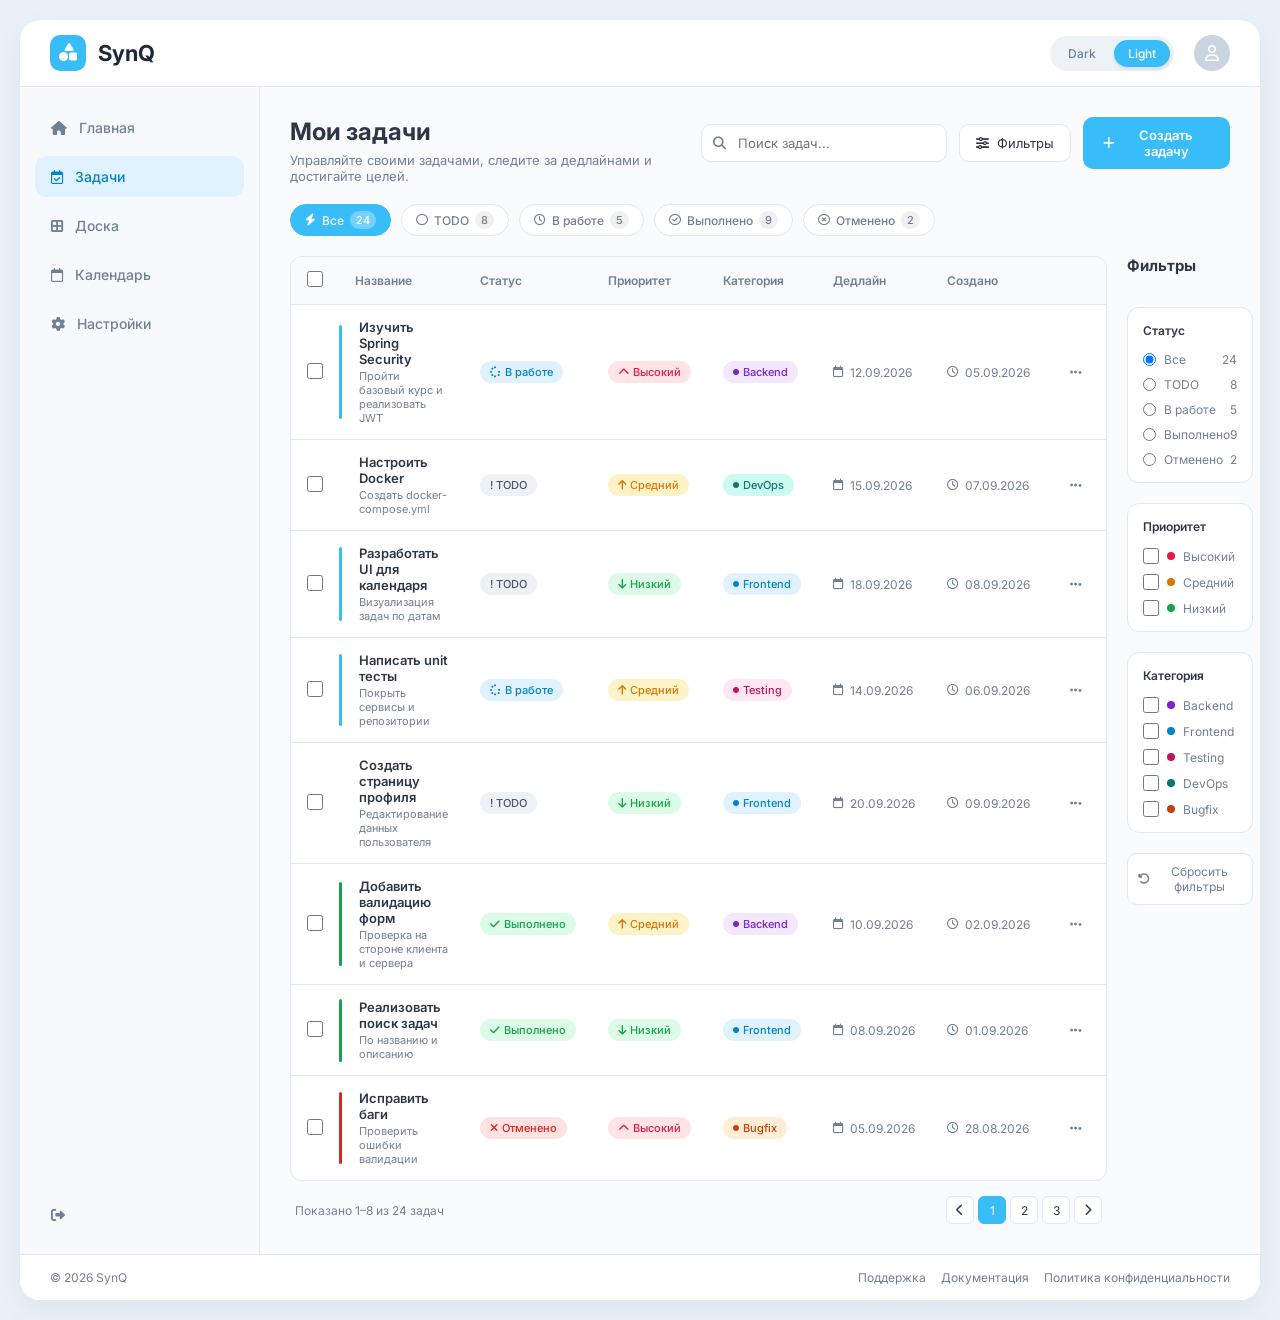
<file: src/main/resources/static/list_final/index.html>
<!DOCTYPE html>
<html lang="ru">
<head>
    <meta charset="UTF-8">
    <meta name="viewport" content="width=device-width, initial-scale=1.0">
    <title>SynQ - Мои задачи</title>
    <!-- Подключаем шрифт Inter и иконки Font Awesome -->
    <link href="https://fonts.googleapis.com/css2?family=Inter:wght@400;500;600;700&display=swap" rel="stylesheet">
    <link rel="stylesheet" href="https://cdnjs.cloudflare.com/ajax/libs/font-awesome/6.4.0/css/all.min.css">
    
    <style>
        :root {
            --bg-page: #e8f1f8;
            --bg-card: #ffffff;
            --bg-sidebar: #f7fafc;
            --text-main: #2d3748;
            --text-muted: #718096;
            --border-color: #e2e8f0;
            --primary-blue: #38bdf8;
            --primary-blue-hover: #0284c7;
            
            /* Цвета статусов */
            --status-todo-bg: #edf2f7;
            --status-todo-text: #4a5568;
            --status-inprog-bg: #e0f2fe;
            --status-inprog-text: #0284c7;
            --status-done-bg: #dcfce7;
            --status-done-text: #16a34a;
            --status-canceled-bg: #fee2e2;
            --status-canceled-text: #dc2626;

            /* Цвета приоритетов */
            --prio-high-bg: #ffe4e6;
            --prio-high-text: #e11d48;
            --prio-med-bg: #fef3c7;
            --prio-med-text: #d97706;
            --prio-low-bg: #dcfce7;
            --prio-low-text: #16a34a;

            /* Цвета категорий */
            --cat-backend-bg: #f3e8ff;
            --cat-backend-text: #7e22ce;
            --cat-frontend-bg: #e0f2fe;
            --cat-frontend-text: #0284c7;
            --cat-devops-bg: #ccfbf1;
            --cat-devops-text: #0f766e;
            --cat-testing-bg: #fce7f3;
            --cat-testing-text: #be185d;
            --cat-bugfix-bg: #ffedd5;
            --cat-bugfix-text: #c2410c;
        }

        * {
            box-sizing: border-box;
            margin: 0;
            padding: 0;
            font-family: 'Inter', sans-serif;
        }

        body {
            background-color: var(--bg-page);
            color: var(--text-main);
            display: flex;
            justify-content: center;
            align-items: center;
            min-height: 100vh;
            padding: 20px;
        }

        /* Главный контейнер приложения */
        .app-container {
            width: 100%;
            max-width: 1440px;
            background: #ffffff;
            border-radius: 20px;
            box-shadow: 0 10px 30px rgba(0,0,0,0.05);
            display: flex;
            flex-direction: column;
            overflow: hidden;
            min-height: 900px;
        }

        /* Верхняя панель (Header) */
        header {
            display: flex;
            justify-content: space-between;
            align-items: center;
            padding: 15px 30px;
            border-bottom: 1px solid var(--border-color);
        }

        .logo {
            display: flex;
            align-items: center;
            gap: 12px;
            font-weight: 700;
            font-size: 22px;
            color: #1e293b;
        }

        .logo-icon {
            width: 36px;
            height: 36px;
            background: var(--primary-blue);
            color: white;
            border-radius: 10px;
            display: flex;
            align-items: center;
            justify-content: center;
            font-size: 18px;
        }

        .header-controls {
            display: flex;
            align-items: center;
            gap: 20px;
        }

        .theme-toggle {
            background: #edf2f7;
            padding: 4px;
            border-radius: 20px;
            display: flex;
            gap: 4px;
        }

        .theme-btn {
            border: none;
            background: transparent;
            padding: 6px 14px;
            border-radius: 16px;
            font-size: 12px;
            font-weight: 500;
            color: var(--text-muted);
            cursor: pointer;
        }
 .theme-btn.active {
            background: var(--primary-blue);
            color: white;
            box-shadow: 0 2px 4px rgba(0,0,0,0.1);
        }

        .user-avatar {
            width: 36px;
            height: 36px;
            background: #cbd5e1;
            border-radius: 50%;
            display: flex;
            align-items: center;
            justify-content: center;
            color: white;
            cursor: pointer;
        }

        /* Макет с сайдбаром и контентом */
        .main-layout {
            display: flex;
            flex: 1;
        }

        /* Левое меню */
        aside {
            width: 240px;
            background: var(--bg-sidebar);
            border-right: 1px solid var(--border-color);
            padding: 20px 15px;
            display: flex;
            flex-direction: column;
            justify-content: space-between;
        }

        .nav-list {
            list-style: none;
            display: flex;
            flex-direction: column;
            gap: 8px;
        }

        .nav-item a {
            display: flex;
            align-items: center;
            gap: 12px;
            padding: 12px 16px;
            color: var(--text-muted);
            text-decoration: none;
            font-size: 14px;
            font-weight: 500;
            border-radius: 12px;
            transition: all 0.2s;
        }

        .nav-item.active a, .nav-item a:hover {
            background: #e0f2fe;
            color: #0284c7;
        }

        .logout-btn {
            background: transparent;
            border: none;
            color: var(--text-muted);
            display: flex;
            align-items: center;
            gap: 10px;
            padding: 12px 16px;
            cursor: pointer;
            font-size: 14px;
            margin-top: auto;
        }

        /* Область основного контента */
        .content-area {
            flex: 1;
            padding: 30px;
            background: #fafbfc;
            display: flex;
            flex-direction: column;
            gap: 20px;
            overflow-x: auto;
        }

        /* Заголовок страницы и действия */
        .page-header {
            display: flex;
            justify-content: space-between;
            align-items: flex-start;
        }

        .page-title h1 {
            font-size: 24px;
            font-weight: 700;
            margin-bottom: 6px;
        }

        .page-title p {
            color: var(--text-muted);
            font-size: 13px;
        }

        .header-actions {
            display: flex;
            gap: 12px;
            align-items: center;
        }

        .search-box {
            position: relative;
            width: 280px;
        }

        .search-box input {
            width: 100%;
            padding: 10px 16px 10px 36px;
            border: 1px solid var(--border-color);
            border-radius: 10px;
            font-size: 13px;
            outline: none;
            background: #fff;
        }

        .search-box i {
            position: absolute;
            left: 12px;
            top: 50%;
            transform: translateY(-50%);
            color: var(--text-muted);
            font-size: 13px;
        }

        .btn-filter {
            background: #fff;
            border: 1px solid var(--border-color);
            padding: 10px 16px;
            border-radius: 10px;
            font-size: 13px;
            cursor: pointer;
            display: flex;
            align-items: center;
            gap: 8px;
            color: var(--text-main);
        }

        .btn-primary {
            background: var(--primary-blue);
            color: white;
            border: none;
            padding: 10px 20px;
            border-radius: 10px;
            font-size: 13px;
            font-weight: 600;
            cursor: pointer;
            display: flex;
            align-items: center;
            gap: 8px;
            transition: background 0.2s;
        }
.btn-primary:hover {
            background: var(--primary-blue-hover);
        }

        /* Фильтры в виде чипсов над таблицей */
        .status-chips {
            display: flex;
            gap: 10px;
            flex-wrap: wrap;
        }

        .chip {
            padding: 6px 14px;
            border-radius: 20px;
            font-size: 12px;
            font-weight: 500;
            border: 1px solid transparent;
            cursor: pointer;
            display: flex;
            align-items: center;
            gap: 6px;
            background: #fff;
            color: var(--text-muted);
            border: 1px solid var(--border-color);
        }

        .chip.active {
            background: var(--primary-blue);
            color: white;
            border-color: var(--primary-blue);
        }

        .chip-badge {
            background: rgba(0,0,0,0.06);
            padding: 2px 6px;
            border-radius: 10px;
            font-size: 11px;
        }

        .chip.active .chip-badge {
            background: rgba(255,255,255,0.3);
        }

        /* Таблица задач */
        .table-container {
            background: #fff;
            border-radius: 12px;
            border: 1px solid var(--border-color);
            overflow: hidden;
        }

        table {
            width: 100%;
            border-collapse: collapse;
            text-align: left;
            font-size: 13px;
        }

        th {
            background: #f8fafc;
            padding: 14px 16px;
            color: var(--text-muted);
            font-weight: 600;
            font-size: 12px;
            border-bottom: 1px solid var(--border-color);
        }

        td {
            padding: 14px 16px;
            border-bottom: 1px solid var(--border-color);
            vertical-align: middle;
        }

        tr:last-child td {
            border-bottom: none;
        }

        /* Стили чекбоксов */
        input[type="checkbox"] {
            width: 16px;
            height: 16px;
            border-radius: 4px;
            accent-color: var(--primary-blue);
            cursor: pointer;
        }

        /* Колонка названия задачи */
        .task-title-cell {
            position: relative;
            padding-left: 20px;
        }

        .task-title-cell::before {
            content: '';
            position: absolute;
            left: 0;
            top: 15%;
            bottom: 15%;
            width: 3px;
            border-radius: 2px;
        }

        .task-title-cell.border-blue::before { background-color: var(--primary-blue); }
        .task-title-cell.border-green::before { background-color: #16a34a; }
        .task-title-cell.border-red::before { background-color: #dc2626; }

        .task-name {
            font-weight: 600;
            color: var(--text-main);
            margin-bottom: 2px;
        }

        .task-desc {
            color: var(--text-muted);
            font-size: 11px;
        }

        /* Теги (Badges) */
        .badge {
            padding: 4px 10px;
            border-radius: 12px;
            font-size: 11px;
            font-weight: 500;
            display: inline-flex;
            align-items: center;
            gap: 4px;
        }

        /* Статусы */
        .status-todo { background: var(--status-todo-bg); color: var(--status-todo-text); }
        .status-inprog { background: var(--status-inprog-bg); color: var(--status-inprog-text); }
        .status-done { background: var(--status-done-bg); color: var(--status-done-text); }
        .status-canceled { background: var(--status-canceled-bg); color: var(--status-canceled-text); }

        /* Приоритеты */
        .prio-high { background: var(--prio-high-bg); color: var(--prio-high-text); }
        .prio-med { background: var(--prio-med-bg); color: var(--prio-med-text); }
        .prio-low { background: var(--prio-low-bg); color: var(--prio-low-text); }
 /* Категории */
        .cat-backend { background: var(--cat-backend-bg); color: var(--cat-backend-text); }
        .cat-frontend { background: var(--cat-frontend-bg); color: var(--cat-frontend-text); }
        .cat-devops { background: var(--cat-devops-bg); color: var(--cat-devops-text); }
        .cat-testing { background: var(--cat-testing-bg); color: var(--cat-testing-text); }
        .cat-bugfix { background: var(--cat-bugfix-bg); color: var(--cat-bugfix-text); }

        .date-cell {
            color: var(--text-muted);
            font-size: 12px;
            display: flex;
            align-items: center;
            gap: 6px;
        }

        .action-btn {
            background: none;
            border: none;
            color: var(--text-muted);
            cursor: pointer;
            padding: 4px 8px;
            border-radius: 4px;
        }

        .action-btn:hover {
            background: #f1f5f9;
        }

        /* Футер таблицы и пагинация */
        .table-footer {
            display: flex;
            justify-content: space-between;
            align-items: center;
            padding: 15px 5px 0 5px;
            font-size: 12px;
            color: var(--text-muted);
        }

        .pagination {
            display: flex;
            gap: 4px;
            align-items: center;
        }

        .page-btn {
            width: 28px;
            height: 28px;
            display: flex;
            align-items: center;
            justify-content: center;
            border: 1px solid var(--border-color);
            border-radius: 6px;
            background: white;
            color: var(--text-main);
            font-size: 12px;
            cursor: pointer;
        }

        .page-btn.active {
            background: var(--primary-blue);
            color: white;
            border-color: var(--primary-blue);
        }

        /* Правая панель (Фильтры) */
        .right-sidebar {
            width: 240px;
            padding: 0 0 0 20px;
            display: flex;
            flex-direction: column;
            gap: 20px;
        }

        .filter-group-title {
            font-size: 15px;
            font-weight: 700;
            margin-bottom: 12px;
        }

        .filter-section {
            background: white;
            padding: 15px;
            border-radius: 12px;
            border: 1px solid var(--border-color);
            display: flex;
            flex-direction: column;
            gap: 10px;
        }

        .filter-section-title {
            font-size: 12px;
            font-weight: 600;
            color: var(--text-main);
            margin-bottom: 4px;
        }

        .filter-option {
            display: flex;
            align-items: center;
            justify-content: space-between;
            font-size: 12px;
            color: var(--text-muted);
            cursor: pointer;
        }

        .filter-option label {
            display: flex;
            align-items: center;
            gap: 8px;
            cursor: pointer;
        }

        .dot {
            width: 8px;
            height: 8px;
            border-radius: 50%;
            display: inline-block;
        }

        .btn-reset-filters {
            width: 100%;
            padding: 10px;
            border: 1px solid var(--border-color);
            background: white;
            border-radius: 10px;
            font-size: 12px;
            color: var(--text-muted);
            cursor: pointer;
            display: flex;
            align-items: center;
            justify-content: center;
            gap: 6px;
        }

        /* Футер страницы */
        footer {
            padding: 15px 30px;
            border-top: 1px solid var(--border-color);
            display: flex;
            justify-content: space-between;
            font-size: 12px;
            color: var(--text-muted);
            background: white;
        }

        .footer-links {
            display: flex;
            gap: 15px;
        }
.footer-links a {
            color: var(--text-muted);
            text-decoration: none;
        }
    </style>
</head>
<body>

    <div class="app-container">
        <!-- Шапка -->
        <header>
            <div class="logo">
                <div class="logo-icon"><i class="fa-solid fa-shapes"></i></div>
                <span>SynQ</span>
            </div>
            <div class="header-controls">
                <div class="theme-toggle">
                    <button class="theme-btn">Dark</button>
                    <button class="theme-btn active">Light</button>
                </div>
                <div class="user-avatar">
                    <i class="fa-regular fa-user"></i>
                </div>
            </div>
        </header>

        <div class="main-layout">
            <!-- Сайдбар -->
            <aside>
                <ul class="nav-list">
                    <li class="nav-item">
                        <a href="#"><i class="fa-solid fa-house"></i> Главная</a>
                    </li>
                    <li class="nav-item active">
                        <a href="#"><i class="fa-regular fa-calendar-check"></i> Задачи</a>
                    </li>
                    <li class="nav-item">
                        <a href="#"><i class="fa-solid fa-border-all"></i> Доска</a>
                    </li>
                    <li class="nav-item">
                        <a href="#"><i class="fa-regular fa-calendar"></i> Календарь</a>
                    </li>
                    <li class="nav-item">
                        <a href="#"><i class="fa-solid fa-gear"></i> Настройки</a>
                    </li>
                </ul>
                <button class="logout-btn">
                    <i class="fa-solid fa-right-from-bracket"></i>
                </button>
            </aside>

            <!-- Контент -->
            <main class="content-area">
                <div class="page-header">
                    <div class="page-title">
                        <h1>Мои задачи</h1>
                        <p>Управляйте своими задачами, следите за дедлайнами и достигайте целей.</p>
                    </div>
                    <div class="header-actions">
                        <div class="search-box">
                            <i class="fa-solid fa-magnifying-glass"></i>
                            <input type="text" placeholder="Поиск задач...">
                        </div>
                        <button class="btn-filter"><i class="fa-solid fa-sliders"></i> Фильтры</button>
                        <button class="btn-primary"><i class="fa-solid fa-plus"></i> Создать задачу</button>
                    </div>
                </div>

                <!-- Быстрые чипсы статусов -->
                <div class="status-chips">
                    <button class="chip active"><i class="fa-solid fa-bolt"></i> Все <span class="chip-badge">24</span></button>
                    <button class="chip"><i class="fa-regular fa-circle"></i> TODO <span class="chip-badge">8</span></button>
                    <button class="chip"><i class="fa-regular fa-clock"></i> В работе <span class="chip-badge">5</span></button>
                    <button class="chip"><i class="fa-regular fa-circle-check"></i> Выполнено <span class="chip-badge">9</span></button>
                    <button class="chip"><i class="fa-regular fa-circle-xmark"></i> Отменено <span class="chip-badge">2</span></button>
                </div>

                <!-- Основной блок с таблицей и фильтрами -->
                <div style="display: flex;">
                    <div style="flex: 1;">
                        <div class="table-container">
                            <table>
                                <thead>
                                    <tr>
                                        <th style="width: 30px;"><input type="checkbox"></th>
                                        <th>Название</th>
                                        <th>Статус</th>
                                        <th>Приоритет</th>
                                        <th>Категория</th>
                                        <th>Дедлайн</th>
                                        <th>Создано</th>
                                        <th></th>
                                    </tr>
                                </thead>
                                <tbody>
                                    <!-- Задача 1 -->
                                    <tr>
                                        <td><input type="checkbox"></td>
                                        <td class="task-title-cell border-blue">
                                            <div class="task-name">Изучить Spring Security</div>
                                            <div class="task-desc">Пройти базовый курс и реализовать JWT</div>
                                        </td>
                                        <td><span class="badge status-inprog"><i class="fa-solid fa-spinner"></i> В работе</span></td>
                                        <td><span class="badge prio-high"><i class="fa-solid fa-chevron-up"></i> Высокий</span></td>
                                        <td><span class="badge cat-backend"><i class="fa-solid fa-circle" style="font-size:6px;"></i> Backend</span></td>
                                        <td><div class="date-cell"><i class="fa-regular fa-calendar"></i> 12.09.2026</div></td>
                                        <td><div class="date-cell"><i class="fa-regular fa-clock"></i> 05.09.2026</div></td>
                                        <td><button class="action-btn"><i class="fa-solid fa-ellipsis"></i></button></td>
                                    </tr>

                                    <!-- Задача 2 -->
                                    <tr>
                                        <td><input type="checkbox"></td>
                                        <td class="task-title-cell">
                                            <div class="task-name">Настроить Docker</div>
                                            <div class="task-desc">Создать docker-compose.yml</div>
                                        </td>
                                        <td><span class="badge status-todo">! TODO</span></td>
                                        <td><span class="badge prio-med"><i class="fa-solid fa-arrow-up"></i> Средний</span></td>
                                        <td><span class="badge cat-devops"><i class="fa-solid fa-circle" style="font-size:6px;"></i> DevOps</span></td>
                                        <td><div class="date-cell"><i class="fa-regular fa-calendar"></i> 15.09.2026</div></td>
                                        <td><div class="date-cell"><i class="fa-regular fa-clock"></i> 07.09.2026</div></td>
                                        <td><button class="action-btn"><i class="fa-solid fa-ellipsis"></i></button></td>
                                    </tr>

                                    <!-- Задача 3 -->
                                    <tr>
                                        <td><input type="checkbox"></td>
                                        <td class="task-title-cell border-blue">
                                            <div class="task-name">Разработать UI для календаря</div>
                                            <div class="task-desc">Визуализация задач по датам</div>
                                        </td>
                                        <td><span class="badge status-todo">! TODO</span></td>
                                        <td><span class="badge prio-low"><i class="fa-solid fa-arrow-down"></i> Низкий</span></td>
                                        <td><span class="badge cat-frontend"><i class="fa-solid fa-circle" style="font-size:6px;"></i> Frontend</span></td>
                                        <td><div class="date-cell"><i class="fa-regular fa-calendar"></i> 18.09.2026</div></td>
                                        <td><div class="date-cell"><i class="fa-regular fa-clock"></i> 08.09.2026</div></td>
                                        <td><button class="action-btn"><i class="fa-solid fa-ellipsis"></i></button></td>
                                    </tr>

                                    <!-- Задача 4 -->
                                    <tr>
                                        <td><input type="checkbox"></td>
                                        <td class="task-title-cell border-blue">
                                            <div class="task-name">Написать unit тесты</div>
                                            <div class="task-desc">Покрыть сервисы и репозитории</div>
                                        </td>
                                        <td><span class="badge status-inprog"><i class="fa-solid fa-spinner"></i> В работе</span></td>
                                        <td><span class="badge prio-med"><i class="fa-solid fa-arrow-up"></i> Средний</span></td>
                                        <td><span class="badge cat-testing"><i class="fa-solid fa-circle" style="font-size:6px;"></i> Testing</span></td>
                                        <td><div class="date-cell"><i class="fa-regular fa-calendar"></i> 14.09.2026</div></td>
                                        <td><div class="date-cell"><i class="fa-regular fa-clock"></i> 06.09.2026</div></td>
                                        <td><button class="action-btn"><i class="fa-solid fa-ellipsis"></i></button></td>
                                    </tr>

                                    <!-- Задача 5 -->
                                    <tr>
                                        <td><input type="checkbox"></td>
                                        <td class="task-title-cell">
                                            <div class="task-name">Создать страницу профиля</div>
                                            <div class="task-desc">Редактирование данных пользователя</div>
                                        </td>
                                        <td><span class="badge status-todo">! TODO</span></td>
                                        <td><span class="badge prio-low"><i class="fa-solid fa-arrow-down"></i> Низкий</span></td>
                                        <td><span class="badge cat-frontend"><i class="fa-solid fa-circle" style="font-size:6px;"></i> Frontend</span></td>
                                        <td><div class="date-cell"><i class="fa-regular fa-calendar"></i> 20.09.2026</div></td>
                                        <td><div class="date-cell"><i class="fa-regular fa-clock"></i> 09.09.2026</div></td>
                                        <td><button class="action-btn"><i class="fa-solid fa-ellipsis"></i></button></td>
                                    </tr>

                                    <!-- Задача 6 -->
                                    <tr>
                                        <td><input type="checkbox"></td>
                                        <td class="task-title-cell border-green">
                                            <div class="task-name">Добавить валидацию форм</div>
                                            <div class="task-desc">Проверка на стороне клиента и сервера</div>
                                        </td>
                                        <td><span class="badge status-done"><i class="fa-solid fa-check"></i> Выполнено</span></td>
                                        <td><span class="badge prio-med"><i class="fa-solid fa-arrow-up"></i> Средний</span></td>
                                        <td><span class="badge cat-backend"><i class="fa-solid fa-circle" style="font-size:6px;"></i> Backend</span></td>
                                        <td><div class="date-cell"><i class="fa-regular fa-calendar"></i> 10.09.2026</div></td>
                                        <td><div class="date-cell"><i class="fa-regular fa-clock"></i> 02.09.2026</div></td>
                                        <td><button class="action-btn"><i class="fa-solid fa-ellipsis"></i></button></td>
                                    </tr>

                                    <!-- Задача 7 -->
                                    <tr>
                                        <td><input type="checkbox"></td>
                                        <td class="task-title-cell border-green">
                                            <div class="task-name">Реализовать поиск задач</div>
                                            <div class="task-desc">По названию и описанию</div>
                                        </td>
                                        <td><span class="badge status-done"><i class="fa-solid fa-check"></i> Выполнено</span></td>
                                        <td><span class="badge prio-low"><i class="fa-solid fa-arrow-down"></i> Низкий</span></td>
                                        <td><span class="badge cat-frontend"><i class="fa-solid fa-circle" style="font-size:6px;"></i> Frontend</span></td>
                                        <td><div class="date-cell"><i class="fa-regular fa-calendar"></i> 08.09.2026</div></td>
                                        <td><div class="date-cell"><i class="fa-regular fa-clock"></i> 01.09.2026</div></td>
                                        <td><button class="action-btn"><i class="fa-solid fa-ellipsis"></i></button></td>
                                    </tr>

                                    <!-- Задача 8 -->
                                    <tr>
                                        <td><input type="checkbox"></td>
                                        <td class="task-title-cell border-red">
                                            <div class="task-name">Исправить баги</div>
                                            <div class="task-desc">Проверить ошибки валидации</div>
                                        </td>
                                        <td><span class="badge status-canceled"><i class="fa-solid fa-xmark"></i> Отменено</span></td>
                                        <td><span class="badge prio-high"><i class="fa-solid fa-chevron-up"></i> Высокий</span></td>
                                        <td><span class="badge cat-bugfix"><i class="fa-solid fa-circle" style="font-size:6px;"></i> Bugfix</span></td>
                                        <td><div class="date-cell"><i class="fa-regular fa-calendar"></i> 05.09.2026</div></td>
                                        <td><div class="date-cell"><i class="fa-regular fa-clock"></i> 28.08.2026</div></td>
                                        <td><button class="action-btn"><i class="fa-solid fa-ellipsis"></i></button></td>
                                    </tr>
                                </tbody>
                            </table>
                        </div>

                        <!-- Пагинация -->
                        <div class="table-footer">
                            <span>Показано 1–8 из 24 задач</span>
                            <div class="pagination">
                                <button class="page-btn"><i class="fa-solid fa-chevron-left"></i></button>
                                <button class="page-btn active">1</button>
                                <button class="page-btn">2</button>
                                <button class="page-btn">3</button>
                                <button class="page-btn"><i class="fa-solid fa-chevron-right"></i></button>
                            </div>
                        </div>
                    </div>

                    <!-- Панель фильтров справа -->
                    <div class="right-sidebar">
                        <div class="filter-group-title">Фильтры</div>
                        
                        <div class="filter-section">
                            <div class="filter-section-title">Статус</div>
                            <div class="filter-option"><label><input type="radio" name="status" checked> Все</label> <span>24</span></div>
                            <div class="filter-option"><label><input type="radio" name="status"> TODO</label> <span>8</span></div>
                            <div class="filter-option"><label><input type="radio" name="status"> В работе</label> <span>5</span></div>
                            <div class="filter-option"><label><input type="radio" name="status"> Выполнено</label> <span>9</span></div>
                            <div class="filter-option"><label><input type="radio" name="status"> Отменено</label> <span>2</span></div>
                        </div>

                        <div class="filter-section">
                            <div class="filter-section-title">Приоритет</div>
                            <div class="filter-option"><label><input type="checkbox"> <span class="dot" style="background: #e11d48;"></span> Высокий</label></div>
                            <div class="filter-option"><label><input type="checkbox"> <span class="dot" style="background: #d97706;"></span> Средний</label></div>
                            <div class="filter-option"><label><input type="checkbox"> <span class="dot" style="background: #16a34a;"></span> Низкий</label></div>
                        </div>

                        <div class="filter-section">
                            <div class="filter-section-title">Категория</div>
                            <div class="filter-option"><label><input type="checkbox"> <span class="dot" style="background: #7e22ce;"></span> Backend</label></div>
                            <div class="filter-option"><label><input type="checkbox"> <span class="dot" style="background: #0284c7;"></span> Frontend</label></div>
                            <div class="filter-option"><label><input type="checkbox"> <span class="dot" style="background: #be185d;"></span> Testing</label></div>
                            <div class="filter-option"><label><input type="checkbox"> <span class="dot" style="background: #0f766e;"></span> DevOps</label></div>
                            <div class="filter-option"><label><input type="checkbox"> <span class="dot" style="background: #c2410c;"></span> Bugfix</label></div>
                        </div>

                        <button class="btn-reset-filters">
                            <i class="fa-solid fa-rotate-left"></i> Сбросить фильтры
                        </button>
                    </div>
                </div>
            </main>
        </div>

        <!-- Подвал -->
        <footer>
            <span>© 2026 SynQ</span>
            <div class="footer-links">
                <a href="#">Поддержка</a>
                <a href="#">Документация</a>
                <a href="#">Политика конфиденциальности</a>
            </div>
        </footer>
    </div>

</body>
</html>
</file>
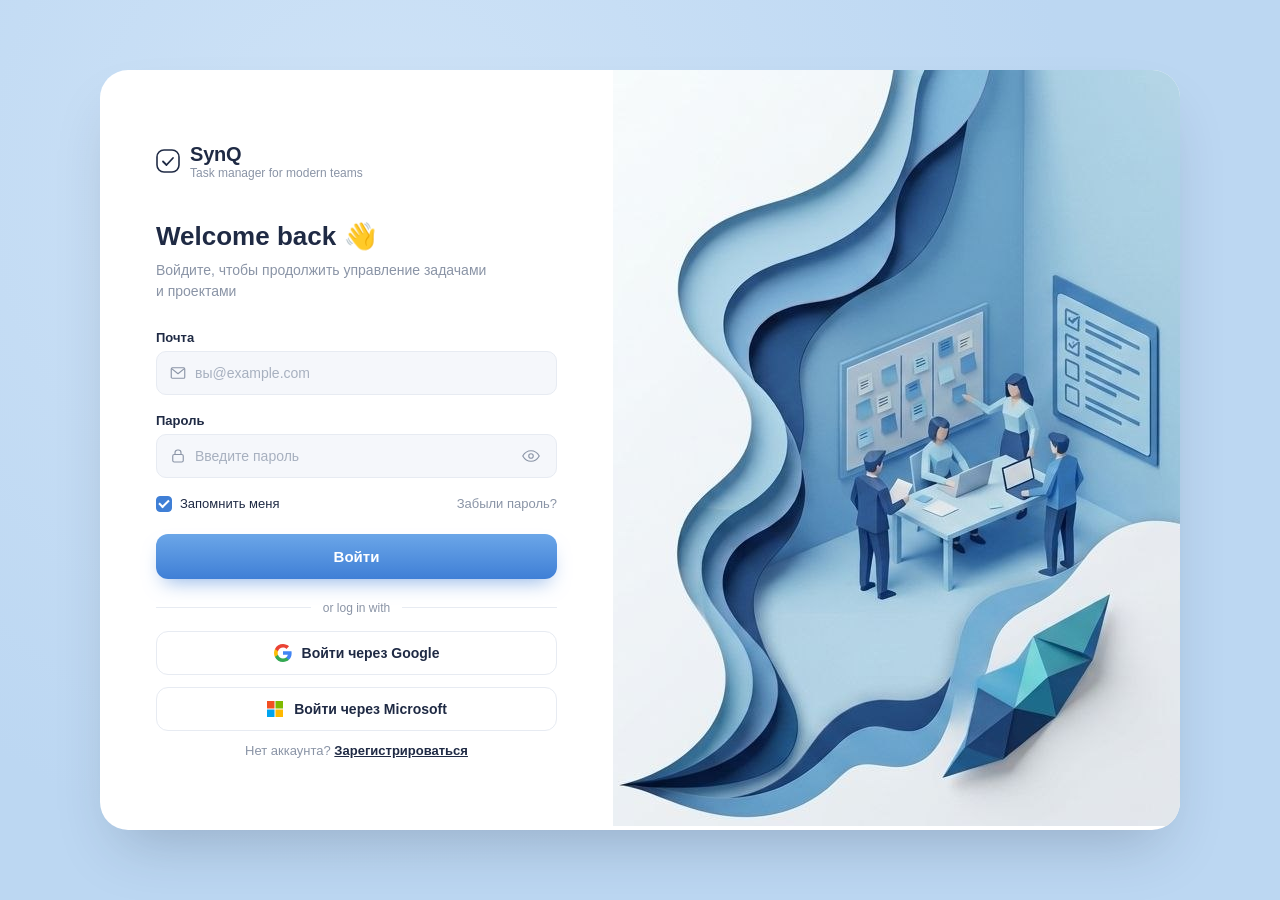
<file: src/main/resources/static/login/index.html>
<!DOCTYPE html>
<html lang="ru">
<head>
<meta charset="UTF-8">
<meta name="viewport" content="width=device-width, initial-scale=1.0">
<title>SynQ — Вход</title>
<link rel="stylesheet" href="style.css">
</head>
<body>

  <div class="card">

    <!-- LEFT: FORM -->
    <section class="form-side">

      <div class="brand">
        <span class="brand-icon">
          <svg width="24" height="24" viewBox="0 0 24 24" fill="none" >
            <rect x="1" y="1" width="22" height="22" rx="7" stroke="#1f2a44" stroke-width="1.6"/>
            <path d="M7 12.5L10.5 16L17 9" stroke="#1f2a44" stroke-width="1.8" stroke-linecap="round" stroke-linejoin="round"/>
          </svg>
        </span>
        <div class="brand-text">
          <span class="brand-name">SynQ</span>
          <span class="brand-tag">Task manager for modern teams</span>
        </div>
      </div>

      <div class="welcome">
        <h1>Welcome back <span class="wave">👋</span></h1>
        <p>Войдите, чтобы продолжить управление задачами и проектами</p>
      </div>

      <form id="login-form" novalidate>

        <div class="field">
          <label for="email">Почта</label>
          <div class="input-wrap">
            <svg class="input-icon" width="18" height="18" viewBox="0 0 24 24" fill="none" xmlns="http://www.w3.org/2000/svg">
              <path d="M3 6.5C3 5.67157 3.67157 5 4.5 5H19.5C20.3284 5 21 5.67157 21 6.5V17.5C21 18.3284 20.3284 19 19.5 19H4.5C3.67157 19 3 18.3284 3 17.5V6.5Z" stroke="#8a94a6" stroke-width="1.5"/>
              <path d="M4 6.5L12 13L20 6.5" stroke="#8a94a6" stroke-width="1.5" stroke-linecap="round" stroke-linejoin="round"/>
            </svg>
            <input type="email" id="email" name="email" placeholder="вы@example.com" required>
          </div>
        </div>

        <div class="field">
          <label for="password">Пароль</label>
          <div class="input-wrap">
            <svg class="input-icon" width="18" height="18" viewBox="0 0 24 24" fill="none" xmlns="http://www.w3.org/2000/svg">
              <rect x="5" y="10" width="14" height="10" rx="2" stroke="#8a94a6" stroke-width="1.5"/>
              <path d="M8 10V7.5C8 5.567 9.567 4 11.5 4H12.5C14.433 4 16 5.567 16 7.5V10" stroke="#8a94a6" stroke-width="1.5"/>
            </svg>
            <input type="password" id="password" name="password" placeholder="Введите пароль" required>
            <button type="button" class="toggle-visibility" id="toggle-password" aria-label="Показать пароль">
              <svg width="18" height="18" viewBox="0 0 24 24" fill="none" xmlns="http://www.w3.org/2000/svg">
                <path d="M1 12C1 12 5 5 12 5C19 5 23 12 23 12C23 12 19 19 12 19C5 19 1 12 1 12Z" stroke="#8a94a6" stroke-width="1.5" stroke-linejoin="round"/>
                <circle cx="12" cy="12" r="3" stroke="#8a94a6" stroke-width="1.5"/>
              </svg>
            </button>
          </div>
        </div>

        <div class="row-between">
          <label class="checkbox">
            <input type="checkbox" id="remember" checked>
            <span class="box"></span>
            Запомнить меня
          </label>
          <a href="#" class="link-muted">Забыли пароль?</a>
        </div>

        <button type="submit" class="btn-primary" onclick="login()">Войти</button>

        <div class="divider"><span>or log in with</span></div>

        <button type="button" class="btn-oauth">
          <svg width="18" height="18" viewBox="0 0 18 18" xmlns="http://www.w3.org/2000/svg">
            <path fill="#4285F4" d="M17.64 9.2c0-.637-.057-1.251-.164-1.84H9v3.481h4.844a4.14 4.14 0 0 1-1.796 2.716v2.259h2.908c1.702-1.567 2.684-3.875 2.684-6.617z"/>
            <path fill="#34A853" d="M9 18c2.43 0 4.467-.806 5.956-2.184l-2.908-2.259c-.806.54-1.837.86-3.048.86-2.344 0-4.328-1.584-5.036-3.711H.957v2.332A8.997 8.997 0 0 0 9 18z"/>
            <path fill="#FBBC05" d="M3.964 10.706A5.41 5.41 0 0 1 3.68 9c0-.593.102-1.17.284-1.706V4.962H.957A8.996 8.996 0 0 0 0 9c0 1.452.348 2.827.957 4.038l3.007-2.332z"/>
            <path fill="#EA4335" d="M9 3.58c1.321 0 2.508.454 3.44 1.345l2.582-2.58C13.463.891 11.426 0 9 0A8.997 8.997 0 0 0 .957 4.962L3.964 7.294C4.672 5.167 6.656 3.58 9 3.58z"/>
          </svg>
          Войти через Google
        </button>

        <button type="button" class="btn-oauth" >
          <svg width="18" height="18" viewBox="0 0 18 18" xmlns="http://www.w3.org/2000/svg">
            <rect x="1" y="1" width="7.5" height="7.5" fill="#F25022"/>
            <rect x="9.5" y="1" width="7.5" height="7.5" fill="#7FBA00"/>
            <rect x="1" y="9.5" width="7.5" height="7.5" fill="#00A4EF"/>
            <rect x="9.5" y="9.5" width="7.5" height="7.5" fill="#FFB900"/>
          </svg>
          Войти через Microsoft
        </button>

        <p class="signup">Нет аккаунта? <a href="../register/test_1.html">Зарегистрироваться</a></p>

      </form>
    </section>

    <!-- RIGHT: ILLUSTRATION -->
    <section class="illustration_section" aria-hidden="true">
      <img src="team.png" class="hero-image">
    </section>
  </div>
<script src="script.js"></script>
</body>
</html>
</file>
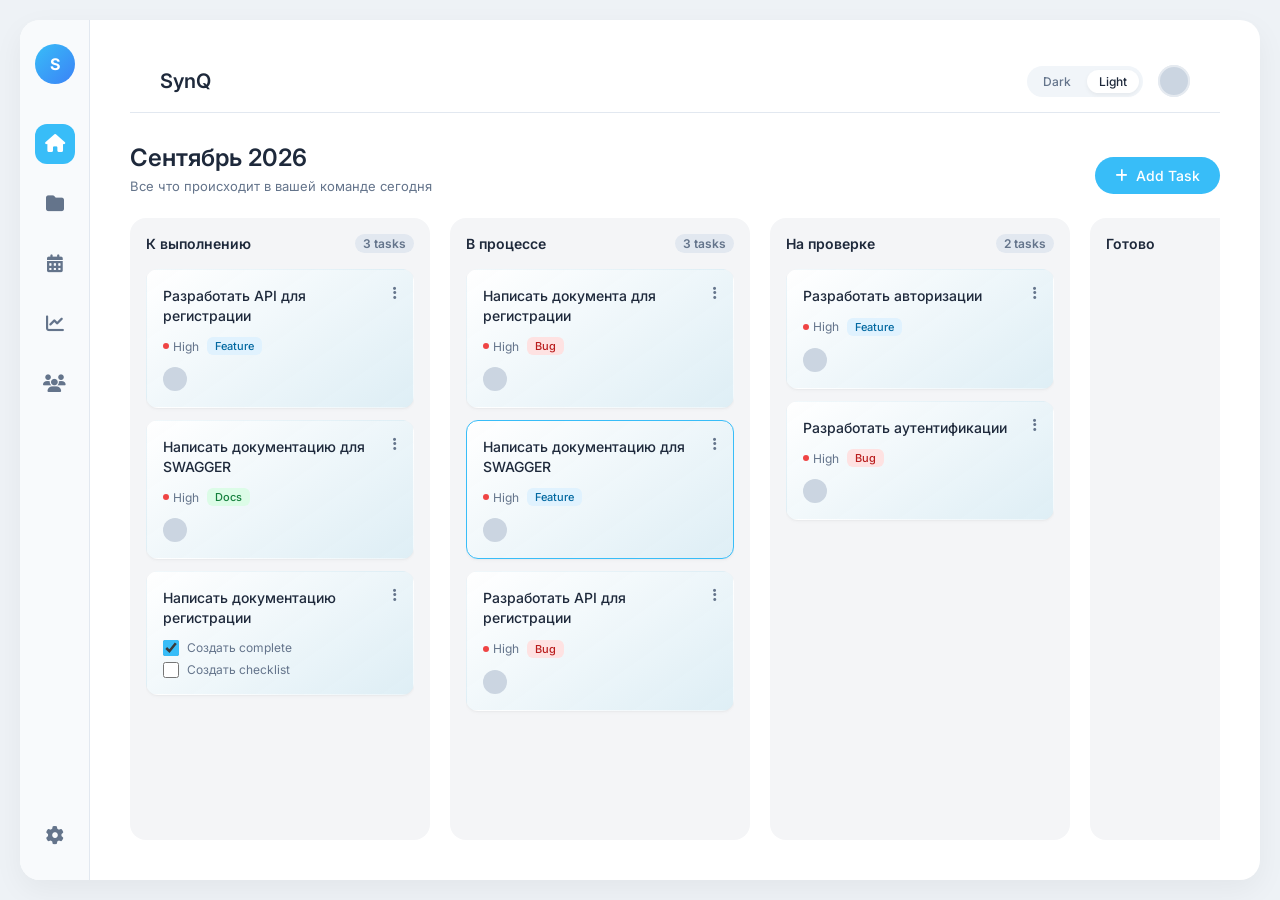
<file: src/main/resources/static/kanban/kanban.html>
<!DOCTYPE html>
<html lang="ru">
<head>
    <meta charset="UTF-8">
    <meta name="viewport" content="width=device-width, initial-scale=1.0">
    <title>SynQ Kanban Board</title>
    <!-- Шрифты и иконки -->
    <link href="https://fonts.googleapis.com/css2?family=Inter:wght@400;500;600;700&display=swap" rel="stylesheet">
    <link rel="stylesheet" href="https://cdnjs.cloudflare.com/ajax/libs/font-awesome/6.4.0/css/all.min.css">
    <link rel="stylesheet" href="style.css">
    <style>
        :root {
            --bg-app: #eef2f6;
            --bg-sidebar: #f8fafc;
            --bg-column: #f4f5f7;
            --bg-card: #ffffff;
            --text-main: #1e293b;
            --text-muted: #64748b;
            --primary: #38bdf8;
            --primary-hover: #0ea5e9;
            --border-color: #e2e8f0;
            --priority-high: #ef4444;
            --tag-feature-bg: #e0f2fe;
            --tag-feature-text: #0369a1;
            --tag-bug-bg: #fee2e2;
            --tag-bug-text: #b91c1c;
            --tag-docs-bg: #dcfce7;
            --tag-docs-text: #15803d;
        }

        * {
            box-sizing: border-box;
            margin: 0;
            padding: 0;
        }

        body {
            font-family: 'Inter', sans-serif;
            background-color: var(--bg-app);
            color: var(--text-main);
            height: 100vh;
            display: flex;
            padding: 20px;
            overflow: hidden;
        }

        /* Основной контейнер */
        .app-container {
            display: flex;
            width: 100%;
            height: 100%;
            background: #ffffff;
            border-radius: 20px;
            box-shadow: 0 10px 30px rgba(0, 0, 0, 0.05);
            overflow: hidden;
        }

        /* Сайдбар */
        .sidebar {
            width: 70px;
            background-color: var(--bg-sidebar);
            border-right: 1px solid var(--border-color);
            display: flex;
            flex-direction: column;
            align-items: center;
            padding: 24px 0;
            gap: 20px;
        }

        .sidebar-icon {
            width: 40px;
            height: 40px;
            display: flex;
            align-items: center;
            justify-content: center;
            border-radius: 12px;
            color: var(--text-muted);
            font-size: 18px;
            cursor: pointer;
            transition: all 0.2s;
        }

        .sidebar-icon:hover {
            background-color: #e2e8f0;
            color: var(--text-main);
        }

        .sidebar-icon.active {
            background-color: var(--primary);
            color: white;
        }

        .sidebar-logo {
            width: 40px;
            height: 40px;
            border-radius: 50%;
            background: linear-gradient(135deg, #38bdf8, #3b82f6);
            margin-bottom: 20px;
            display: flex;
            align-items: center;
            justify-content: center;
            color: white;
            font-weight: bold;
        }

        .sidebar-bottom {
            margin-top: auto;
        }

        /* Основной контент */
        .main-content {
            flex: 1;
            display: flex;
            flex-direction: column;
            padding: 30px 40px;
            overflow: hidden;
        }

        /* Шапка */
        .header {
            display: flex;
            justify-content: space-between;
            align-items: center;
            margin-bottom: 30px;
        }

        .header h1 {
            font-size: 20px;
            font-weight: 600;
        }

        .header-actions {
            display: flex;
            align-items: center;
            gap: 15px;
        }

        .theme-toggle {
            display: flex;
            background: #f1f5f9;
            border-radius: 20px;
            padding: 4px;
            font-size: 12px;
            font-weight: 500;
        }

        .theme-toggle span {
            padding: 4px 12px;
            border-radius: 16px;
            cursor: pointer;
            color: var(--text-muted);
        }

        .theme-toggle span.active {
            background: white;
            color: var(--text-main);
            box-shadow: 0 2px 4px rgba(0,0,0,0.05);
        }

        .avatar {
            width: 32px;
            height: 32px;
            border-radius: 50%;
            background-color: #cbd5e1;
            background-image: url('https://i.pravatar.cc/100?img=33');
            background-size: cover;
        }

        /* Заголовок доски */
        .board-header {
            display: flex;
            justify-content: space-between;
            align-items: flex-end;
            margin-bottom: 24px;
        }

        .board-title h2 {
            font-size: 24px;
            font-weight: 600;
            margin-bottom: 6px;
        }

        .board-title p {
            font-size: 13px;
            color: var(--text-muted);
        }

        .btn-add-task {
            background-color: var(--primary);
            color: white;
            border: none;
            padding: 10px 20px;
            border-radius: 20px;
            font-size: 14px;
            font-weight: 500;
            cursor: pointer;
            display: flex;
            align-items: center;
            gap: 8px;
            transition: background 0.2s;
        }

        .btn-add-task:hover {
            background-color: var(--primary-hover);
        }

        /* Канбан доска */
        .kanban-board {
            display: flex;
            gap: 20px;
            flex: 1;
            overflow-x: auto;
            padding-bottom: 10px;
        }

        .column {
            background-color: var(--bg-column);
            border-radius: 16px;
            width: 300px;
            min-width: 300px;
            display: flex;
            flex-direction: column;
            padding: 16px;
            transition: background-color 0.2s;
        }

        .column.drag-over {
            background-color: #e2e8f0;
        }

        .column-header {
            display: flex;
            justify-content: space-between;
            align-items: center;
            margin-bottom: 16px;
            font-weight: 600;
            font-size: 14px;
        }

        .task-count {
            background-color: #e2e8f0;
            color: var(--text-muted);
            padding: 2px 8px;
            border-radius: 12px;
            font-size: 12px;
        }

        .column-body {
            display: flex;
            flex-direction: column;
            gap: 12px;
            flex: 1;
            overflow-y: auto;
            min-height: 150px; /* Чтобы можно было бросать в пустые колонки */
        }

        /* Карточка задачи */
        .card {
            background-color: var(--bg-card);
            border-radius: 12px;
            padding: 16px;
            box-shadow: 0 2px 4px rgba(0, 0, 0, 0.02), 0 1px 2px rgba(0, 0, 0, 0.04);
            cursor: grab;
            transition: box-shadow 0.2s, transform 0.2s;
            border: 1px solid transparent;
        }

        .card:active {
            cursor: grabbing;
        }

        .card.dragging {
            opacity: 0.5;
            transform: scale(0.98);
        }

        .card:hover {
            box-shadow: 0 4px 12px rgba(0, 0, 0, 0.08);
        }

        .card-title {
            font-size: 14px;
            font-weight: 500;
            margin-bottom: 12px;
            line-height: 1.4;
            display: flex;
            justify-content: space-between;
        }

        .card-menu {
            color: var(--text-muted);
            cursor: pointer;
        }

        .card-tags {
            display: flex;
            align-items: center;
            gap: 8px;
            margin-bottom: 12px;
        }

        .priority {
            display: flex;
            align-items: center;
            gap: 4px;
            font-size: 12px;
            color: var(--text-muted);
        }

        .priority-dot {
            width: 6px;
            height: 6px;
            border-radius: 50%;
            background-color: var(--priority-high);
        }

        .tag {
            font-size: 11px;
            padding: 2px 8px;
            border-radius: 6px;
            font-weight: 500;
        }

        .tag.feature { background-color: var(--tag-feature-bg); color: var(--tag-feature-text); }
        .tag.bug { background-color: var(--tag-bug-bg); color: var(--tag-bug-text); }
        .tag.docs { background-color: var(--tag-docs-bg); color: var(--tag-docs-text); }

        .card-footer {
            display: flex;
            justify-content: space-between;
            align-items: center;
        }

        .assignee {
            width: 24px;
            height: 24px;
            border-radius: 50%;
            background-color: #cbd5e1;
            background-size: cover;
        }

        /* Чеклист в карточке */
        .checklist {
            margin-top: 12px;
            display: flex;
            flex-direction: column;
            gap: 6px;
        }

        .checklist-item {
            display: flex;
            align-items: center;
            gap: 8px;
            font-size: 12px;
            color: var(--text-muted);
        }

        .checklist-item input[type="checkbox"] {
            accent-color: var(--primary);
        }

        /* Стилизация скроллбара */
        ::-webkit-scrollbar {
            width: 6px;
            height: 6px;
        }
        ::-webkit-scrollbar-track {
            background: transparent;
        }
        ::-webkit-scrollbar-thumb {
            background: #cbd5e1;
            border-radius: 10px;
        }
        ::-webkit-scrollbar-thumb:hover {
            background: #94a3b8;
        }
    </style>
</head>
<body>

<div class="app-container">
    <!-- Сайдбар -->
    <aside class="sidebar">
        <div class="sidebar-logo">S</div>
        <div class="sidebar-icon active"><i class="fas fa-home"></i></div>
        <div class="sidebar-icon"><i class="fas fa-folder"></i></div>
        <div class="sidebar-icon"><i class="fas fa-calendar-alt"></i></div>
        <div class="sidebar-icon"><i class="fas fa-chart-line"></i></div>
        <div class="sidebar-icon"><i class="fas fa-users"></i></div>
        <div class="sidebar-icon sidebar-bottom"><i class="fas fa-cog"></i></div>
    </aside>

    <!-- Основной контент -->
    <main class="main-content">
        <!-- Шапка -->
        <header class="header">
            <h1>SynQ</h1>
            <div class="header-actions">
                <div class="theme-toggle">
                    <span>Dark</span>
                    <span class="active">Light</span>
                </div>
                <div class="avatar"></div>
            </div>
        </header>

        <!-- Заголовок доски -->
        <div class="board-header">
            <div class="board-title">
                <h2>Сентябрь 2026</h2>
                <p>Все что происходит в вашей команде сегодня</p>
            </div>
            <button class="btn-add-task"><i class="fas fa-plus"></i> Add Task</button>
        </div>

        <!-- Канбан доска -->
        <div class="kanban-board">
            
            <!-- Колонка 1: К выполнению -->
            <div class="column">
                <div class="column-header">
                    <span>К выполнению</span>
                    <span class="task-count">8 tasks</span>
                </div>
                <div class="column-body" data-column="todo">
                    <!-- Карточка 1 -->
                    <div class="card" draggable="true">
                        <div class="card-title">
                            Разработать API для регистрации
                            <i class="fas fa-ellipsis-v card-menu"></i>
                        </div>
                        <div class="card-tags">
                            <div class="priority"><div class="priority-dot"></div> High</div>
                            <span class="tag feature">Feature</span>
                        </div>
                        <div class="card-footer">
                            <div class="assignee" style="background-image: url('https://i.pravatar.cc/100?img=1');"></div>
                        </div>
                    </div>
                    <!-- Карточка 2 -->
                    <div class="card" draggable="true">
                        <div class="card-title">
                            Написать документацию для SWAGGER
                            <i class="fas fa-ellipsis-v card-menu"></i>
                        </div>
                        <div class="card-tags">
                            <div class="priority"><div class="priority-dot"></div> High</div>
                            <span class="tag docs">Docs</span>
                        </div>
                        <div class="card-footer">
                            <div class="assignee" style="background-image: url('https://i.pravatar.cc/100?img=2');"></div>
                        </div>
                    </div>
                    <!-- Карточка 3 (с чеклистом) -->
                    <div class="card" draggable="true">
                        <div class="card-title">
                            Написать документацию регистрации
                            <i class="fas fa-ellipsis-v card-menu"></i>
                        </div>
                        <div class="checklist">
                            <label class="checklist-item"><input type="checkbox" checked> Создать complete</label>
                            <label class="checklist-item"><input type="checkbox"> Создать checklist</label>
                        </div>
                    </div>
                </div>
            </div>

            <!-- Колонка 2: В процессе -->
            <div class="column">
                <div class="column-header">
                    <span>В процессе</span>
                    <span class="task-count">5 tasks</span>
                </div>
                <div class="column-body" data-column="in-progress">
                    <div class="card" draggable="true">
                        <div class="card-title">
                            Написать документа для регистрации
                            <i class="fas fa-ellipsis-v card-menu"></i>
                        </div>
                        <div class="card-tags">
                            <div class="priority"><div class="priority-dot"></div> High</div>
                            <span class="tag bug">Bug</span>
                        </div>
                        <div class="card-footer">
                            <div class="assignee" style="background-image: url('https://i.pravatar.cc/100?img=3');"></div>
                        </div>
                    </div>
                    <div class="card" style="border: 1px solid var(--primary);" draggable="true">
                        <div class="card-title">
                            Написать документацию для SWAGGER
                            <i class="fas fa-ellipsis-v card-menu"></i>
                        </div>
                        <div class="card-tags">
                            <div class="priority"><div class="priority-dot"></div> High</div>
                            <span class="tag feature">Feature</span>
                        </div>
                        <div class="card-footer">
                            <div class="assignee" style="background-image: url('https://i.pravatar.cc/100?img=4');"></div>
                        </div>
                    </div>
                    <div class="card" draggable="true">
                        <div class="card-title">
                            Разработать API для регистрации
                            <i class="fas fa-ellipsis-v card-menu"></i>
                        </div>
                        <div class="card-tags">
                            <div class="priority"><div class="priority-dot"></div> High</div>
                            <span class="tag bug">Bug</span>
                        </div>
                        <div class="card-footer">
                            <div class="assignee" style="background-image: url('https://i.pravatar.cc/100?img=5');"></div>
                        </div>
                    </div>
                </div>
            </div>

            <!-- Колонка 3: На проверке -->
            <div class="column">
                <div class="column-header">
                    <span>На проверке</span>
                    <span class="task-count">3 tasks</span>
                </div>
                <div class="column-body" data-column="review">
                    <div class="card" draggable="true">
                        <div class="card-title">
                            Разработать авторизации
                            <i class="fas fa-ellipsis-v card-menu"></i>
                        </div>
                        <div class="card-tags">
                            <div class="priority"><div class="priority-dot"></div> High</div>
                            <span class="tag feature">Feature</span>
                        </div>
                        <div class="card-footer">
                            <div class="assignee" style="background-image: url('https://i.pravatar.cc/100?img=6');"></div>
                        </div>
                    </div>
                    <div class="card" draggable="true">
                        <div class="card-title">
                            Разработать аутентификации
                            <i class="fas fa-ellipsis-v card-menu"></i>
                        </div>
                        <div class="card-tags">
                            <div class="priority"><div class="priority-dot"></div> High</div>
                            <span class="tag bug">Bug</span>
                        </div>
                        <div class="card-footer">
                            <div class="assignee" style="background-image: url('https://i.pravatar.cc/100?img=7');"></div>
                        </div>
                    </div>
                </div>
            </div>

            <!-- Колонка 4: Готово -->
            <div class="column">
                <div class="column-header">
                    <span>Готово</span>
                    <span class="task-count">0 tasks</span>
                </div>
                <div class="column-body" data-column="done">
                    <!-- Пустая колонка для перетаскивания -->
                </div>
            </div>

        </div>
    </main>
</div>

<script>
    // Ждем загрузки DOM
    document.addEventListener('DOMContentLoaded', () => {
        const cards = document.querySelectorAll('.card');
        const columnBodies = document.querySelectorAll('.column-body');
        const columns = document.querySelectorAll('.column');

        // Функция обновления счетчика задач в колонках
        function updateCounts() {
            columns.forEach(column => {
                const count = column.querySelectorAll('.card').length;
                column.querySelector('.task-count').textContent = `${count} tasks`;
            });
        }

        // Настройка карточек для перетаскивания
        cards.forEach(card => {
            // Начало перетаскивания
            card.addEventListener('dragstart', () => {
                card.classList.add('dragging');
            });

            // Конец перетаскивания
            card.addEventListener('dragend', () => {
                card.classList.remove('dragging');
                updateCounts(); // Обновляем счетчики после завершения
            });
        });

        // Настройка колонок для приема карточек
        columnBodies.forEach(body => {
            // Разрешаем сброс (drop)
            body.addEventListener('dragover', (e) => {
                e.preventDefault(); // Необходимо для разрешения drop
                // Добавляем визуальный эффект на колонку
                body.closest('.column').classList.add('drag-over');
            });

            // Убираем визуальный эффект при выходе
            body.addEventListener('dragleave', (e) => {
                body.closest('.column').classList.remove('drag-over');
            });

            // Обработка сброса карточки
            body.addEventListener('drop', (e) => {
                e.preventDefault();
                body.closest('.column').classList.remove('drag-over');
                
                // Находим перетаскиваемую карточку
                const draggingCard = document.querySelector('.card.dragging');
                
                if (draggingCard) {
                    // Перемещаем карточку в новую колонку
                    body.appendChild(draggingCard);
                }
            });
        });

        // Инициализация счетчиков при первой загрузке
        updateCounts();
    });
</script>

</body>
</html>
</file>
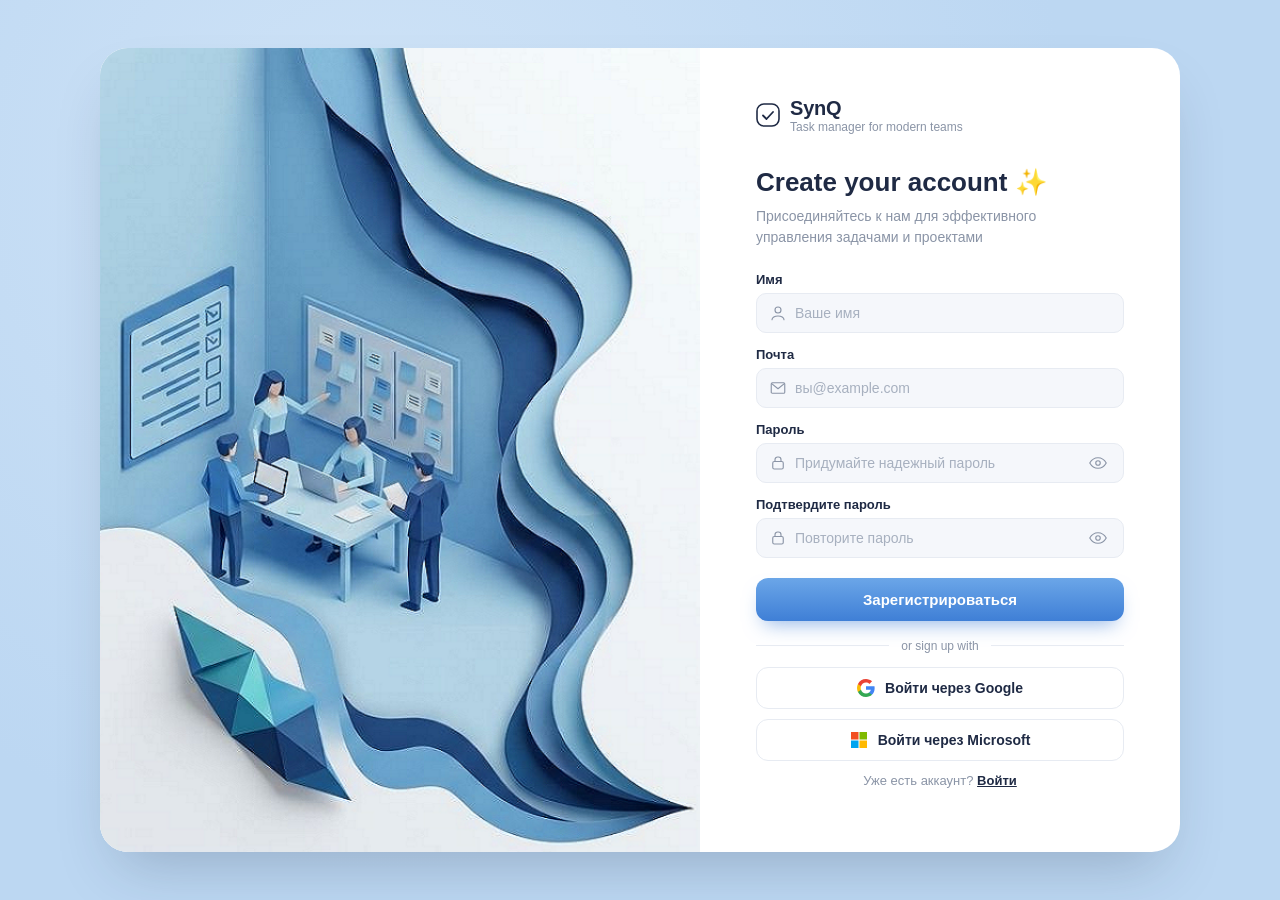
<file: src/main/resources/static/register/test_1.html>
<!DOCTYPE html>
<html lang="ru">
<head>
<meta charset="UTF-8">
<meta name="viewport" content="width=device-width, initial-scale=1.0">
<title>SynQ — Регистрация</title>
<link rel="stylesheet" href="test_1.css">
<link rel="icon" type="image/png" href="check.png">
</head>
<body>

  <div class="card">

    <!-- LEFT: FORM -->
    <section class="illustration_section" aria-hidden="true">
      <img src="team.png" class="hero-image" alt="Иллюстрация команды">
    </section>

    <!-- RIGHT: ILLUSTRATION -->

    <section class="form-side">

      <div class="brand">
        <span class="brand-icon">
          <svg width="24" height="24" viewBox="0 0 24 24" fill="none" xmlns="http://www.w3.org/2000/svg">
            <rect x="1" y="1" width="22" height="22" rx="7" stroke="#1f2a44" stroke-width="1.6"/>
            <path d="M7 12.5L10.5 16L17 9" stroke="#1f2a44" stroke-width="1.8" stroke-linecap="round" stroke-linejoin="round"/>
          </svg>
        </span>
        <div class="brand-text">
          <span class="brand-name">SynQ</span>
          <span class="brand-tag">Task manager for modern teams</span>
        </div>
      </div>

      <div class="welcome">
        <h1>Create your account <span class="wave">✨</span></h1>
        <p>Присоединяйтесь к нам для эффективного управления задачами и проектами</p>
      </div>

      <form id="register-form" novalidate>

        <!-- Name -->
        <div class="field">
          <label for="name">Имя</label>
          <div class="input-wrap">
            <svg class="input-icon" width="18" height="18" viewBox="0 0 24 24" fill="none" xmlns="http://www.w3.org/2000/svg">
              <path d="M20 21C20 18.2386 16.4183 16 12 16C7.58172 16 4 18.2386 4 21" stroke="#8a94a6" stroke-width="1.5" stroke-linecap="round"/>
              <circle cx="12" cy="8" r="4" stroke="#8a94a6" stroke-width="1.5"/>
            </svg>
            <input type="text" id="name" name="name" placeholder="Ваше имя" required>
          </div>
        </div>

        <!-- Email -->
        <div class="field">
          <label for="email">Почта</label>
          <div class="input-wrap">
            <svg class="input-icon" width="18" height="18" viewBox="0 0 24 24" fill="none" xmlns="http://www.w3.org/2000/svg">
              <path d="M3 6.5C3 5.67157 3.67157 5 4.5 5H19.5C20.3284 5 21 5.67157 21 6.5V17.5C21 18.3284 20.3284 19 19.5 19H4.5C3.67157 19 3 18.3284 3 17.5V6.5Z" stroke="#8a94a6" stroke-width="1.5"/>
              <path d="M4 6.5L12 13L20 6.5" stroke="#8a94a6" stroke-width="1.5" stroke-linecap="round" stroke-linejoin="round"/>
            </svg>
            <input type="email" id="email" name="email" placeholder="вы@example.com" required>
          </div>
        </div>

        <!-- Password -->
        <div class="field">
          <label for="password">Пароль</label>
          <div class="input-wrap">
            <svg class="input-icon" width="18" height="18" viewBox="0 0 24 24" fill="none" xmlns="http://www.w3.org/2000/svg">
              <rect x="5" y="10" width="14" height="10" rx="2" stroke="#8a94a6" stroke-width="1.5"/>
              <path d="M8 10V7.5C8 5.567 9.567 4 11.5 4H12.5C14.433 4 16 5.567 16 7.5V10" stroke="#8a94a6" stroke-width="1.5"/>
            </svg>
            <input type="password" id="password" name="password" placeholder="Придумайте надежный пароль" required>
            <button type="button" class="toggle-visibility" data-target="password" aria-label="Показать пароль">
              <svg width="18" height="18" viewBox="0 0 24 24" fill="none" xmlns="http://www.w3.org/2000/svg">
                <path d="M1 12C1 12 5 5 12 5C19 5 23 12 23 12C23 12 19 19 12 19C5 19 1 12 1 12Z" stroke="#8a94a6" stroke-width="1.5" stroke-linejoin="round"/>
                <circle cx="12" cy="12" r="3" stroke="#8a94a6" stroke-width="1.5"/>
              </svg>
            </button>
          </div>
        </div>

        <!-- Confirm Password -->
        <div class="field">
          <label for="confirm-password">Подтвердите пароль</label>
          <div class="input-wrap">
            <svg class="input-icon" width="18" height="18" viewBox="0 0 24 24" fill="none" xmlns="http://www.w3.org/2000/svg">
              <rect x="5" y="10" width="14" height="10" rx="2" stroke="#8a94a6" stroke-width="1.5"/>
              <path d="M8 10V7.5C8 5.567 9.567 4 11.5 4H12.5C14.433 4 16 5.567 16 7.5V10" stroke="#8a94a6" stroke-width="1.5"/>
            </svg>
            <input type="password" id="confirm-password" name="confirm-password" placeholder="Повторите пароль" required>
            <button type="button" class="toggle-visibility" data-target="confirm-password" aria-label="Показать пароль">
              <svg width="18" height="18" viewBox="0 0 24 24" fill="none" xmlns="http://www.w3.org/2000/svg">
                <path d="M1 12C1 12 5 5 12 5C19 5 23 12 23 12C23 12 19 19 12 19C5 19 1 12 1 12Z" stroke="#8a94a6" stroke-width="1.5" stroke-linejoin="round"/>
                <circle cx="12" cy="12" r="3" stroke="#8a94a6" stroke-width="1.5"/>
              </svg>
            </button>
          </div>
        </div>

        <button type="submit" class="btn-primary" onclick="register()">Зарегистрироваться</button>

        <div class="divider"><span>or sign up with</span></div>

        <button type="button" class="btn-oauth">
          <svg width="18" height="18" viewBox="0 0 18 18" xmlns="http://www.w3.org/2000/svg">
            <path fill="#4285F4" d="M17.64 9.2c0-.637-.057-1.251-.164-1.84H9v3.481h4.844a4.14 4.14 0 0 1-1.796 2.716v2.259h2.908c1.702-1.567 2.684-3.875 2.684-6.617z"/>
            <path fill="#34A853" d="M9 18c2.43 0 4.467-.806 5.956-2.184l-2.908-2.259c-.806.54-1.837.86-3.048.86-2.344 0-4.328-1.584-5.036-3.711H.957v2.332A8.997 8.997 0 0 0 9 18z"/>
            <path fill="#FBBC05" d="M3.964 10.706A5.41 5.41 0 0 1 3.68 9c0-.593.102-1.17.284-1.706V4.962H.957A8.996 8.996 0 0 0 0 9c0 1.452.348 2.827.957 4.038l3.007-2.332z"/>
            <path fill="#EA4335" d="M9 3.58c1.321 0 2.508.454 3.44 1.345l2.582-2.58C13.463.891 11.426 0 9 0A8.997 8.997 0 0 0 .957 4.962L3.964 7.294C4.672 5.167 6.656 3.58 9 3.58z"/>
          </svg>
          Войти через Google
        </button>

        <button type="button" class="btn-oauth">
          <svg width="18" height="18" viewBox="0 0 18 18" xmlns="http://www.w3.org/2000/svg">
            <rect x="1" y="1" width="7.5" height="7.5" fill="#F25022"/>
            <rect x="9.5" y="1" width="7.5" height="7.5" fill="#7FBA00"/>
            <rect x="1" y="9.5" width="7.5" height="7.5" fill="#00A4EF"/>
            <rect x="9.5" y="9.5" width="7.5" height="7.5" fill="#FFB900"/>
          </svg>
          Войти через Microsoft
        </button>

        <p class="signup">Уже есть аккаунт? <a href="../login/index.html">Войти</a></p>
        <p id="message"></p>
      </form>
    </section>

  </div>

<script src="test_1.js"></script>
</body>
</html>
</file>
<file: src/main/resources/static/login/style.css>
:root{
  --blue-bg: #bcd7f2;
  --card-bg: #ffffff;
  --ink: #1f2a44;
  --muted: #8a94a6;
  --line: #e7ebf2;
  --field-bg: #f5f7fb;
  --accent-1: #6ba6e8;
  --accent-2: #3f7fd6;
  --radius-lg: 28px;
  --radius-md: 14px;
  font-family: -apple-system, BlinkMacSystemFont, "Segoe UI", Roboto, "Helvetica Neue", Arial, sans-serif;
}

*{ box-sizing: border-box; }

body{
  margin:0;
  min-height:100vh;
  display:flex;
  align-items:center;
  justify-content:center;
  background: radial-gradient(circle at 30% 20%, #cfe3f7, var(--blue-bg) 60%);
  padding: 32px 16px;
  color: var(--ink);
}

.card{
  width:100%;
  max-width: 1080px;
  min-height: 640px;
  background: var(--card-bg);
  border-radius: var(--radius-lg);
  box-shadow: 0 30px 60px -20px rgba(31,42,68,0.25);
  display:grid;
  grid-template-columns: 1fr 1fr;
  overflow:hidden;
}

/* ---------- FORM SIDE ---------- */
.form-side{
  padding: 48px 56px;
  display:flex;
  flex-direction:column;
  justify-content:center;
}

.brand{
  display:flex;
  align-items:center;
  gap:10px;
  margin-bottom: 40px;
}
.brand-icon{ display:flex; }
.brand-text{ display:flex; flex-direction:column; line-height:1.2; }
.brand-name{ font-size:20px; font-weight:700; letter-spacing:-0.01em; }
.brand-tag{ font-size:12px; color:var(--muted); }

.welcome h1{
  font-size: 26px;
  margin: 0 0 8px;
  font-weight: 700;
  display:flex;
  align-items:center;
  gap:8px;
}
.wave{ display:inline-block; animation: wave 2.2s ease-in-out infinite; transform-origin: 70% 70%; }
@keyframes wave{
  0%,60%,100%{ transform: rotate(0deg); }
  10%{ transform: rotate(14deg); }
  20%{ transform: rotate(-8deg); }
  30%{ transform: rotate(14deg); }
  40%{ transform: rotate(-4deg); }
}
.welcome p{
  margin: 0 0 28px;
  font-size: 14px;
  color: var(--muted);
  line-height:1.5;
  max-width: 340px;
}

.field{ margin-bottom: 18px; }
.field label{
  display:block;
  font-size: 13px;
  font-weight:600;
  margin-bottom: 6px;
  color: var(--ink);
}
.input-wrap{
  position:relative;
  display:flex;
  align-items:center;
  background: var(--field-bg);
  border: 1.5px solid var(--line);
  border-radius: 10px;
  padding: 0 12px;
  transition: border-color .15s ease, box-shadow .15s ease;
}
.input-wrap:focus-within{
  border-color: var(--accent-2);
  box-shadow: 0 0 0 4px rgba(63,127,214,0.15);
  background:#fff;
}
.input-icon{ flex:none; margin-right:8px; }
.input-wrap input{
  border:none;
  background:transparent;
  outline:none;
  width:100%;
  padding: 13px 0;
  font-size: 14px;
  color: var(--ink);
}
.input-wrap input::placeholder{ color:#a7b0bf; }

.toggle-visibility{
  border:none;
  background:transparent;
  cursor:pointer;
  display:flex;
  padding: 4px;
  color: var(--muted);
}
.toggle-visibility:hover svg path,
.toggle-visibility:hover svg circle{ stroke:#5a6478; }

.row-between{
  display:flex;
  align-items:center;
  justify-content:space-between;
  margin: 4px 0 22px;
  font-size: 13px;
}

.checkbox{
  display:flex;
  align-items:center;
  gap:8px;
  cursor:pointer;
  color: var(--ink);
  user-select:none;
}
.checkbox input{ display:none; }
.checkbox .box{
  width:16px; height:16px;
  border-radius:4px;
  border: 1.5px solid #c3cbd8;
  display:inline-flex;
  align-items:center;
  justify-content:center;
  transition: background .15s ease, border-color .15s ease;
}
.checkbox input:checked + .box{
  background: var(--accent-2);
  border-color: var(--accent-2);
}
.checkbox input:checked + .box::after{
  content:"";
  width:4px; height:8px;
  border: solid #fff;
  border-width: 0 2px 2px 0;
  transform: rotate(45deg) translate(-1px,-1px);
}

.link-muted{
  color: var(--muted);
  text-decoration:none;
}
.link-muted:hover{ color: var(--accent-2); }

.btn-primary{
  width:100%;
  border:none;
  cursor:pointer;
  padding: 14px 0;
  border-radius: 12px;
  font-size: 15px;
  font-weight: 700;
  color:#fff;
  background: linear-gradient(180deg, var(--accent-1), var(--accent-2));
  box-shadow: 0 10px 20px -8px rgba(63,127,214,0.6);
  transition: transform .12s ease, box-shadow .12s ease;
}
.btn-primary:hover{ transform: translateY(-1px); box-shadow: 0 14px 24px -8px rgba(63,127,214,0.7); }
.btn-primary:active{ transform: translateY(0); }

.divider{
  display:flex;
  align-items:center;
  text-align:center;
  color: var(--muted);
  font-size: 12px;
  margin: 22px 0 16px;
}
.divider::before, .divider::after{
  content:"";
  flex:1;
  height:1px;
  background: var(--line);
}
.divider span{ padding: 0 12px; white-space:nowrap; }

.btn-oauth{
  width:100%;
  display:flex;
  align-items:center;
  justify-content:center;
  gap:10px;
  padding: 12px 0;
  margin-bottom: 12px;
  border-radius: 12px;
  border: 1.5px solid var(--line);
  background:#fff;
  font-size: 14px;
  font-weight:600;
  color: var(--ink);
  cursor:pointer;
  transition: border-color .15s ease, background .15s ease;
}
.btn-oauth:hover{ border-color:#c3cbd8; background:#fafbfd; }

.signup{
  text-align:center;
  font-size: 13px;
  color: var(--muted);
  margin: 10px 0 0;
}
.signup a{
  color: var(--ink);
  font-weight:600;
  text-decoration: underline;
}

/* ---------- ART SIDE ---------- */
.art-side{
  position:relative;
  background: linear-gradient(180deg, #dcebfa, #cfe3f7);
  overflow:hidden;
}
.art-waves{
  position:absolute;
  inset:0;
  width:100%;
  height:100%;
}

.scene{
  position:absolute;
  inset:0;
  display:flex;
  align-items:center;
  justify-content:center;
}

.board{
  position:absolute;
  background:#eef3fa;
  border-radius: 14px;
  box-shadow: 0 12px 24px -10px rgba(20,40,80,.35);
  padding: 14px;
}
.board-kanban{
  top: 16%;
  left: 8%;
  width: 120px;
  display:grid;
  grid-template-columns: 1fr 1fr;
  gap: 8px;
}
.board-card{
  height: 34px;
  border-radius: 6px;
  background: linear-gradient(180deg,#fff,#e3ebf7);
  border: 1px solid #d7e2f0;
}
.board-card.short{ height: 22px; }

.board-checklist{
  top: 20%;
  right: 6%;
  width: 130px;
  display:flex;
  flex-direction:column;
  gap: 10px;
}
.check-row{ display:flex; align-items:center; gap:8px; }
.check-dot{
  width:14px; height:14px;
  border-radius:4px;
  background: var(--accent-2);
  flex:none;
}
.check-line{
  height:6px;
  flex:1;
  border-radius:3px;
  background:#d7e2f0;
}
.check-line.short{ width:60%; flex:none; }

.table{
  position:absolute;
  bottom: 24%;
  width: 220px;
  height: 90px;
  background: linear-gradient(180deg,#ffffff,#dbe7f6);
  border-radius: 16px;
  box-shadow: 0 16px 28px -12px rgba(20,40,80,.4);
}

.people{
  position:absolute;
  bottom: 27%;
  display:flex;
  gap: 26px;
}
.person{
  width: 40px;
  height: 64px;
  border-radius: 20px 20px 6px 6px;
  background: var(--accent-2);
  position:relative;
}
.person::before{
  content:"";
  position:absolute;
  top:-22px; left:50%;
  transform: translateX(-50%);
  width: 24px; height: 24px;
  border-radius: 50%;
  background: #f2c9a4;
}
.p1{ background:#2f4a7a; }
.p2{ background:#3f7fd6; }
.p3{ background:#6ba6e8; }
.p4{ background:#274b82; }

.crystal{
  position:absolute;
  right: 10%;
  bottom: 6%;
  width: 90px;
  height: 90px;
  background: conic-gradient(from 210deg, #2fb6a3, #3f7fd6, #1c3f6e, #2fb6a3);
  clip-path: polygon(50% 0%, 100% 38%, 78% 100%, 22% 100%, 0% 38%);
  box-shadow: 0 18px 30px -12px rgba(20,60,80,.5);
}

.sparkle{
  position:absolute;
  color:#fff;
  opacity:.85;
  font-size: 18px;
}
.s1{ top: 8%; right: 12%; }
.s2{ bottom: 6%; right: 4%; font-size:14px; }

/* ---------- RESPONSIVE ---------- */
@media (max-width: 860px){
  .card{ grid-template-columns: 1fr; }
  .art-side{ display:none; }
  .form-side{ padding: 40px 28px; }
}

@media (max-width: 420px){
  .form-side{ padding: 32px 20px; }
  .welcome h1{ font-size: 22px; }
}

/* Accessibility: visible focus */
a:focus-visible,
button:focus-visible,
input:focus-visible{
  outline: 2px solid var(--accent-2);
  outline-offset: 2px;
}

@media (prefers-reduced-motion: reduce){
  .wave{ animation: none; }
}
</file>
<file: src/main/resources/static/kanban/style.css>
:root {
    --bg-color: #f4f5f9;
    --panel-bg: #ffffff;
    --dark-navy: #00a8ff;
    --accent-navy: #0e1a38;
    --text-primary: #0b152c;
    --text-muted: #8c94a4;
    --border-color: #eaedf3;
    --white: #ffffff;
    --radius-lg: 16px;
    --radius-md: 10px;
    --radius-sm: 6px;
}

* {
    margin: 0;
    padding: 0;
    box-sizing: border-box;
    font-family: 'Plus Jakarta Sans', sans-serif;
}

body {

    color: var(--text-primary);
    display: flex;
    justify-content: center;
    align-items: center;
    min-height: 100vh;
    padding: 20px;
}

/*.app-container {
    display: flex;
    width: 100%;
    max-width: 1350px;
    background-color: #ffffff;
    border-radius: 24px;
    box-shadow: 0 10px 40px rgba(0, 0, 0, 0.04);
    overflow: hidden;
}

/* Sidebar */
.sidebar {
    width: 72px;
    border-right: 1px solid var(--border-color);
    display: flex;
    flex-direction: column;
    align-items: center;
    padding: 24px 0;
    justify-content: space-between;
}

.logo-icon {
    width: 36px;
    height: 36px;
    border: 2px solid var(--dark-navy);
    border-radius: 50%;
    display: flex;
    align-items: center;
    justify-content: center;
    font-size: 16px;
    color: var(--dark-navy);
}

.sidebar-nav {
    display: flex;
    flex-direction: column;
    gap: 20px;
    align-items: center;
}

.nav-item {
    color: var(--text-muted);
    font-size: 18px;
    text-decoration: none;
    width: 40px;
    height: 40px;
    display: flex;
    align-items: center;
    justify-content: center;
    border-radius: 50%;
    transition: all 0.2s;
}

.nav-item:hover, .nav-item.active {
    background-color: var(--dark-navy);
    color: var(--white);
}

.nav-divider {
    width: 24px;
    height: 1px;
    background-color: var(--border-color);
    margin: 10px 0;
}

/* Main Content */
.main-wrapper {
    flex: 1;
    padding: 24px 32px;
}

/* Header */
.header {
    display: flex;
    align-items: center;
    justify-content: space-between;
    margin-bottom: 24px;
}

.header-brand {
    display: flex;
    align-items: center;
    gap: 8px;
    font-size: 22px;
    font-weight: 700;
    color: var(--dark-navy);
}

.view-filter {
    background-color: var(--dark-navy);
    padding: 4px;
    border-radius: 20px;
    display: flex;
    gap: 4px;
}

.filter-btn {
    background: transparent;
    border: none;
    color: #8c98b0;
    padding: 6px 16px;
    border-radius: 16px;
    font-size: 12px;
    font-weight: 600;
    cursor: pointer;
}

.filter-btn.active {
    background-color: #1a2747;
    color: var(--white);
}

.header-actions {
    display: flex;
    align-items: center;
    gap: 12px;
}

.theme-toggle {
    background-color: var(--dark-navy);
    padding: 4px;
    border-radius: 20px;
    display: flex;
    gap: 2px;
}

.theme-btn {
    background: transparent;
    border: none;
    color: #8c98b0;
    padding: 6px 14px;
    border-radius: 16px;
    font-size: 12px;
    font-weight: 600;
    cursor: pointer;
}

.theme-btn.active {
    background-color: #1a2747;
    color: var(--white);
}

.icon-btn {
    width: 36px;
    height: 36px;
    border-radius: 50%;
    background-color: var(--dark-navy);
    color: var(--white);
    border: none;
    display: flex;
    align-items: center;
    justify-content: center;
    cursor: pointer;
}

.user-avatar img {
    width: 36px;
    height: 36px;
    border-radius: 50%;
    object-fit: cover;
}

/* Dashboard Banner */
.dashboard-banner {
    display: flex;
    justify-content: space-between;
    align-items: flex-end;
    margin-bottom: 24px;
}

.title-area h1 {
    font-size: 26px;
    font-weight: 700;
    color: var(--dark-navy);
}

.title-area p {
    color: var(--text-muted);
    font-size: 12px;
    margin-top: 4px;
}

.stats-area {
    display: flex;
    align-items: flex-end;
    gap: 32px;
}

.stat-card .stat-label {
    font-size: 11px;
    color: var(--text-muted);
    display: block;
}

.stat-card .stat-value {
    font-size: 22px;
    font-weight: 700;
    color: var(--dark-navy);
}

.stat-card .stat-value span {
    font-size: 12px;
    font-weight: 500;
}



/* Dashboard Grid Layout */
.dashboard-grid {
    display: grid;
    grid-template-columns: 280px 1fr;
    gap: 20px;
}

/* Left Panel & Cards */
.left-panel {
    display: flex;
    flex-direction: column;
    gap: 16px;
}

.card {
    border: 1px solid rgba(136, 174, 191, .25);
    border-radius: 14px;
    background:
            linear-gradient(145deg, rgba(255,255,255,.73), rgba(208,231,241,.7));
    box-shadow: var(--shadow);
}

.glass-card .calendar-card {
    height: 210px;
    padding: 15px 14px 11px;
    background:
            radial-gradient(circle at 50% 0%, rgba(255,255,255,.74), transparent 52%),
            linear-gradient(145deg, rgba(232,247,252,.92), rgba(180,217,233,.75));
}

#calendar-container{
    height: 210px;
    width: 235px;
}

.table{
    height: 100%;
    width: 100%;
}

.calendar-header, .card-header {
    display: flex;
    justify-content: space-between;
    align-items: center;
    margin-bottom: 12px;
}

.card-heading {
    display: flex;
    align-items: center;
    justify-content: center;
    margin-bottom: 10px;
    font-size: 16px;
    font-weight: bold;
}

.calendar {
    width: 300px;
    background: #fff;
    padding: 15px;
    border-radius: 8px;
    box-shadow: 0 4px 10px rgba(0,0,0,0.1);
}
.weekday, .days-grid {
    display: grid;
    grid-template-columns: repeat(7, 1fr);
    text-align: center;
}
.weekday {
    font-weight: bold;
    color: #666;
    padding-bottom: 10px;
}
.days-grid {
    gap: 4px;
}
.day-today{
    color: #234a61;
    background: #a6cde1;
    border-radius: 11px
}
.day {
    border-radius: 11px

}
.empty {
    background: transparent;
}



/* Checklist Cards */
.sub-link, .add-task-btn {
    font-size: 11px;
    color: #a0aec0;
    background: transparent;
    border: none;
    cursor: pointer;
}



.checkmark {
    position: absolute;
    left: 0;
    height: 14px;
    width: 14px;
    background-color: transparent;
    border: 1.5px solid #ffffff;
    border-radius: 50%;
    display: flex;
    align-items: center;
    justify-content: center;
}

.custom-checkbox input:checked ~ .checkmark {
    background-color: #ffffff;
}

.custom-checkbox input:checked ~ .checkmark:after {
    content: "✓";
    color: var(--dark-navy);
    font-size: 9px;
    font-weight: bold;
}

/* Right Panel / Timetable Grid */
.timetable-card {
    border: 1px solid var(--border-color);
    border-radius: var(--radius-lg);
    padding: 20px;
}

.timetable-header {
    display: flex;
    justify-content: space-between;
    align-items: center;
    margin-bottom: 20px;
}

.timetable-header h2 {
    font-size: 16px;
    font-weight: 600;
}

.timetable-controls {
    display: flex;
    align-items: center;
    gap: 12px;
}

.btn-today {
    font-weight: 600;
    color: var(--dark-navy) !important;
}

.timetable-grid {
    display: grid;
    grid-template-columns: 60px repeat(6, 1fr);
    gap: 1px;
    background-color: var(--border-color);
    border: 1px solid var(--border-color);
    border-radius: 12px;
    overflow: hidden;
}

.grid-header-cell, .time-cell, .slot-cell {
    background-color: var(--white);
    padding: 10px 6px;
    min-height: 85px;
}

.grid-header-cell {
    min-height: auto;
    text-align: center;
    font-size: 12px;
}

.grid-header-cell.timezone {
    color: var(--text-muted);
    display: flex;
    align-items: center;
    justify-content: center;
    font-size: 10px;
    font-weight: 600;
}

.day-num {
    display: block;
    font-weight: 700;
    font-size: 14px;
}

.day-name {
    color: var(--text-muted);
    font-size: 11px;
}

.time-cell {
    color: var(--text-muted);
    font-size: 11px;
    display: flex;
    align-items: center;
    justify-content: center;
    font-weight: 500;
}

.slot-cell {
    position: relative;
    padding: 4px;
}

/* Event Cards inside Grid */
.event-card {
    background-color: var(--dark-navy);
    color: var(--white);
    border-radius: var(--radius-md);
    padding: 8px;
    height: 100%;
    display: flex;
    flex-direction: column;
    justify-content: space-between;
}

.event-card h4 {
    font-size: 10px;
    font-weight: 600;
    white-space: nowrap;
    overflow: hidden;
    text-overflow: ellipsis;
}

.event-card p {
    font-size: 8px;
    color: #8c98b0;
}

.avatars {
    display: flex;
    margin-top: 4px;
}

.avatars img {
    width: 16px;
    height: 16px;
    border-radius: 50%;
    border: 1px solid var(--dark-navy);
    margin-left: -4px;
}

.avatars img:first-child {
    margin-left: 0;
}

.top-controls {
    flex: 1;
    display: flex;
    align-items: center;
    justify-content: space-between;
    padding-left: 286px;
}



.user-controls {
    display: flex;
    align-items: center;
    gap: 10px;
}

.theme-switch {
    display: flex;
    align-items: center;
    height: 34px;
    padding: 3px;
    border: 1px solid rgba(112, 148, 166, .33);
    border-radius: 18px;
    font-size: 11px;
    background: transparent;
    cursor: pointer;
}

.theme-switch span {
    padding: 3px 12px;
}

.theme-switch .selected {
    color: white;
    border-radius: 15px;
    background: linear-gradient(100deg, #267caf, #49d5de);
    box-shadow: 0 4px 10px rgba(37, 156, 201, .32);
}

.notification,
.avatar {
    width: 32px;
    height: 32px;
    display: grid;
    place-items: center;
    border-radius: 50%;
}

.notification {
    position: relative;
    background: rgba(201, 222, 233, .8);
    font-size: 16px;
}

.notification::after {
    content: "";
    width: 6px;
    height: 6px;
    position: absolute;
    top: 4px;
    right: 5px;
    border-radius: 50%;
    background: #dc6e79;
}

.avatar {
    overflow: hidden;
    color: #765b47;
    font-size: 17px;
    background: linear-gradient(145deg, #e8c4a1, #ad8161);
    box-shadow: inset 0 0 0 2px rgba(255,255,255,.5);
}


:root {
    --bg-gradient: linear-gradient(135deg, #e3edf7 0%, #d8e5f3 100%);
    --card-bg: rgba(255, 255, 255, 0.65);
    --card-border: rgba(255, 255, 255, 0.8);
    --card-shadow: 0 8px 32px 0 rgba(31, 38, 135, 0.07);
    --accent-blue: #00a8ff;
    --accent-glow: 0 0 15px rgba(0, 168, 255, 0.5);
    --text-main: #2c3e50;
    --text-muted: #7f8c8d;
    --radius: 16px;
    --blue-bg: #bcd7f2;

    --container-backgr: rgba(240, 246, 252, 0.7);
    --bg-color: radial-gradient(circle at 30% 20%, #cfe3f7, var(--blue-bg) 60%);
    --cards-bg: linear-gradient(145deg, rgba(255,255,255,.73), rgba(208,231,241,.7));
    --schedule-bg: rgba(255, 255, 255, 0.8);

    --main-bg: white;
    --cards-bg-color: linear-gradient(145deg, rgba(255, 255, 255, .73), rgba(208, 231, 241, .7));
    --main-text-color: #2c3e50;
    --muted-text-color: #222;
    --borders-color: 1px solid #dddddd;
}

.open-btn {
    padding: 14px 24px;
    border: none;
    border-radius: 12px;
    background: #1b4fff;
    color: white;
    cursor: pointer;
}

.modal-overlay {
    position: fixed;
    inset: 0;
    background: rgba(0,0,0,.35);

    display: none;
    justify-content: center;
    align-items: center;
}

.modal-overlay.active {
    display: flex;
    z-index: 3;
}

.modal {
    width: 700px;
    background: var(--main-bg);
    border-radius: 24px;
    padding: 28px;
    box-shadow: 0 20px 60px rgba(0,0,0,.15);

}

.modal.dark-theme {
    --main-bg: #1e222b;
    color: white;
    --cards-bg-color: #272d37;
    --muted-text-color: #EDEDED;
    --borders-color: 1px solid #4F4F4F;
}

.modal-header {
    display: flex;
    justify-content: space-between;
    align-items: center;
    margin-bottom: 25px;
}

.modal-header h2 {
    font-size: 32px;
}

.close-btn {
    border: none;
    background: var(--main-bg);
    width: 40px;
    height: 40px;
    border-radius: 10px;
    cursor: pointer;
    color: var(--muted-text-color);
}

.close-btn.dark-theme {

    background: #272d37;

}

form {
    display: flex;
    flex-direction: column;
    gap: 16px;
}



input,
textarea,
select {
    width: 100%;
    padding: 14px;
    border: var(--borders-color);
    border-radius: 12px;
    font-size: 15px;
    outline: none;
    background: var(--cards-bg-color);
    color: var(--muted-text-color);
}

input:focus,
textarea:focus,
select:focus {
    border-color: #34b6ff;
    box-shadow: 0 0 0 4px rgba(52,182,255,.15);
}

.row {
    display: flex;
    gap: 15px;
}

.field {
    flex: 1;
}

.priority-group {
    display: flex;
    gap: 10px;
    margin-top: 10px;

}

.priority-group label {
    display: flex;
    align-items: center;
    gap: 5px;
    padding: 10px 12px;
    border: var(--borders-color);
    border-radius: 10px;
    cursor: pointer;
    background: var(--cards-bg-color);
    color: var(--muted-text-color);
}

.actions {
    display: flex;
    justify-content: flex-end;
    gap: 15px;
    margin-top: 20px;
}

.cancel-btn {
    border: none;
    background: var(--cards-bg-color);
    padding: 12px 24px;
    border-radius: 12px;
    cursor: pointer;
    color: var(--muted-text-color);
}

.create-btn {
    border: none;
    padding: 12px 24px;
    border-radius: 12px;
    color: white;
    cursor: pointer;

    background: linear-gradient(
            135deg,
            #00c6ff,
            #0072ff
    );

    box-shadow: 0 0 20px rgba(0, 153, 255, .5);
}


:root {
    --bg-page: #e8f1f8;
    --bg-card: #ffffff;
    --bg-sidebar: #f7fafc;
    --text-main: #2d3748;
    --text-muted: #718096;
    --border-color: #e2e8f0;
    --primary-blue: #38bdf8;
    --primary-blue-hover: #0284c7;

    /* Цвета статусов */
    --status-todo-bg: #edf2f7;
    --status-todo-text: #4a5568;
    --status-inprog-bg: #e0f2fe;
    --status-inprog-text: #0284c7;
    --status-done-bg: #dcfce7;
    --status-done-text: #16a34a;
    --status-canceled-bg: #fee2e2;
    --status-canceled-text: #dc2626;

    /* Цвета приоритетов */
    --prio-high-bg: #ffe4e6;
    --prio-high-text: #e11d48;
    --prio-med-bg: #fef3c7;
    --prio-med-text: #d97706;
    --prio-low-bg: #dcfce7;
    --prio-low-text: #16a34a;

    /* Цвета категорий */
    --cat-backend-bg: #f3e8ff;
    --cat-backend-text: #7e22ce;
    --cat-frontend-bg: #e0f2fe;
    --cat-frontend-text: #0284c7;
    --cat-devops-bg: #ccfbf1;
    --cat-devops-text: #0f766e;
    --cat-testing-bg: #fce7f3;
    --cat-testing-text: #be185d;
    --cat-bugfix-bg: #ffedd5;
    --cat-bugfix-text: #c2410c;
}

* {
    box-sizing: border-box;
    margin: 0;
    padding: 0;
    font-family: 'Inter', sans-serif;
}



/* Главный контейнер приложения */

/* Верхняя панель (Header) */
header {
    display: flex;
    justify-content: space-between;
    align-items: center;
    padding: 15px 30px;
    border-bottom: 1px solid var(--border-color);
}

.logo {
    display: flex;
    align-items: center;
    gap: 12px;
    font-weight: 700;
    font-size: 22px;
    color: #1e293b;
}

.logo-icon {
    width: 36px;
    height: 36px;
    background: var(--primary-blue);
    color: white;
    border-radius: 10px;
    display: flex;
    align-items: center;
    justify-content: center;
    font-size: 18px;
}

.header-controls {
    display: flex;
    align-items: center;
    gap: 20px;
}

.theme-toggle {
    background: #edf2f7;
    padding: 4px;
    border-radius: 20px;
    display: flex;
    gap: 4px;
}

.theme-btn {
    border: none;
    background: transparent;
    padding: 6px 14px;
    border-radius: 16px;
    font-size: 12px;
    font-weight: 500;
    color: var(--text-muted);
    cursor: pointer;
}
.theme-btn.active {
    background: var(--primary-blue);
    color: white;
    box-shadow: 0 2px 4px rgba(0,0,0,0.1);
}

.user-avatar {
    width: 36px;
    height: 36px;
    background: #cbd5e1;
    border-radius: 50%;
    display: flex;
    align-items: center;
    justify-content: center;
    color: white;
    cursor: pointer;
}

/* Макет с сайдбаром и контентом */
.main-layout {
    display: flex;
    flex: 1;
}

/* Левое меню */
aside {
    width: 240px;
    background: var(--bg-sidebar);
    border-right: 1px solid var(--border-color);
    padding: 20px 15px;
    display: flex;
    flex-direction: column;
    justify-content: space-between;
}

.nav-list {
    list-style: none;
    display: flex;
    flex-direction: column;
    gap: 8px;
}

.nav-item a {
    display: flex;
    align-items: center;
    gap: 12px;
    padding: 12px 16px;
    color: var(--text-muted);
    text-decoration: none;
    font-size: 14px;
    font-weight: 500;
    border-radius: 12px;
    transition: all 0.2s;
}

.nav-item.active a, .nav-item a:hover {
    background: #e0f2fe;
    color: #0284c7;
}

.logout-btn {
    background: transparent;
    border: none;
    color: var(--text-muted);
    display: flex;
    align-items: center;
    gap: 10px;
    padding: 12px 16px;
    cursor: pointer;
    font-size: 14px;
    margin-top: auto;
}

/* Область основного контента */
.content-area {
    flex: 1;
    padding: 30px;
    background: #fafbfc;
    display: flex;
    flex-direction: column;
    gap: 20px;
    overflow-x: auto;
}

/* Заголовок страницы и действия */
.page-header {
    display: flex;
    justify-content: space-between;
    align-items: flex-start;
}

.page-title h1 {
    font-size: 24px;
    font-weight: 700;
    margin-bottom: 6px;
}

.page-title p {
    color: var(--text-muted);
    font-size: 13px;
}

.header-actions {
    display: flex;
    gap: 12px;
    align-items: center;
}

.search-box {
    position: relative;
    width: 280px;

}

.search-box input {
    width: 100%;
    padding: 10px 16px 10px 36px;
    border: 1px solid var(--border-color);
    border-radius: 10px;
    font-size: 13px;
    outline: none;
    background: var(--buttons-bg);
}

.search-box i {
    position: absolute;
    left: 12px;
    top: 50%;
    transform: translateY(-50%);
    color: var(--text-muted);
    font-size: 13px;
}

.btn-filter {
    background: var(--buttons-bg);
    border: 1px solid var(--border-color);
    padding: 10px 16px;
    border-radius: 10px;
    font-size: 13px;
    cursor: pointer;
    display: flex;
    align-items: center;
    gap: 8px;
    color: var(--text-main);
}

.btn-primary {
    background: var(--primary-blue);
    color: white;
    border: none;
    padding: 10px 20px;
    border-radius: 10px;
    font-size: 13px;
    font-weight: 600;
    cursor: pointer;
    display: flex;
    align-items: center;
    gap: 8px;
    transition: background 0.2s;
}
.btn-primary:hover {
    background: var(--primary-blue-hover);
}

/* Фильтры в виде чипсов над таблицей */
.status-chips {
    display: flex;
    gap: 10px;
    flex-wrap: wrap;
}

.chip {
    padding: 6px 14px;
    border-radius: 20px;
    font-size: 12px;
    font-weight: 500;
    border: 1px solid transparent;
    cursor: pointer;
    display: flex;
    align-items: center;
    gap: 6px;
    background: var(--buttons-bg);
    color: var(--text-muted);
    border: 1px solid var(--border-color);
}

.chip.active {
    background: var(--primary-blue);
    color: white;
    border-color: var(--primary-blue);
}

.chip-badge {
    background: rgba(0,0,0,0.06);
    padding: 2px 6px;
    border-radius: 10px;
    font-size: 11px;
}

.chip.active .chip-badge {
    background: rgba(255,255,255,0.3);
}

/* Таблица задач */
.table-container {
    background: var(--buttons-bg);
    border-radius: 12px;
    border: 1px solid var(--border-color);
    overflow: hidden;
}

table {
    width: 100%;
    border-collapse: collapse;
    text-align: left;
    font-size: 13px;
}

th {
    background: #f8fafc;
    padding: 14px 16px;
    color: var(--text-muted);
    font-weight: 600;
    font-size: 12px;
    border-bottom: 1px solid var(--border-color);
}

td {
    padding: 14px 16px;
    border-bottom: 1px solid var(--border-color);
    vertical-align: middle;
}

tr:last-child td {
    border-bottom: none;
}

/* Стили чекбоксов */
input[type="checkbox"] {
    width: 16px;
    height: 16px;
    border-radius: 4px;
    accent-color: var(--primary-blue);
    cursor: pointer;
}

/* Колонка названия задачи */
.task-title-cell {
    position: relative;
    padding-left: 20px;
}

.task-title-cell::before {
    content: '';
    position: absolute;
    left: 0;
    top: 15%;
    bottom: 15%;
    width: 3px;
    border-radius: 2px;
}

.task-title-cell.border-blue::before { background-color: var(--primary-blue); }
.task-title-cell.border-green::before { background-color: #16a34a; }
.task-title-cell.border-red::before { background-color: #dc2626; }

.task-name {
    font-weight: 600;
    color: var(--text-main);
    margin-bottom: 2px;
}

.task-desc {
    color: var(--text-muted);
    font-size: 11px;
}

/* Теги (Badges) */
.badge {
    padding: 4px 10px;
    border-radius: 12px;
    font-size: 11px;
    font-weight: 500;
    display: inline-flex;
    align-items: center;
    gap: 4px;
}

/* Статусы */
.status-todo { background: var(--status-todo-bg); color: var(--status-todo-text); }
.status-inprog { background: var(--status-inprog-bg); color: var(--status-inprog-text); }
.status-done { background: var(--status-done-bg); color: var(--status-done-text); }
.status-canceled { background: var(--status-canceled-bg); color: var(--status-canceled-text); }

/* Приоритеты */
.prio-high { background: var(--prio-high-bg); color: var(--prio-high-text); }
.prio-med { background: var(--prio-med-bg); color: var(--prio-med-text); }
.prio-low { background: var(--prio-low-bg); color: var(--prio-low-text); }
/* Категории */
.cat-backend { background: var(--cat-backend-bg); color: var(--cat-backend-text); }
.cat-frontend { background: var(--cat-frontend-bg); color: var(--cat-frontend-text); }
.cat-devops { background: var(--cat-devops-bg); color: var(--cat-devops-text); }
.cat-testing { background: var(--cat-testing-bg); color: var(--cat-testing-text); }
.cat-bugfix { background: var(--cat-bugfix-bg); color: var(--cat-bugfix-text); }

.date-cell {
    color: var(--text-muted);
    font-size: 12px;
    display: flex;
    align-items: center;
    gap: 6px;
}

.action-btn {
    background: none;
    border: none;
    color: var(--text-muted);
    cursor: pointer;
    padding: 4px 8px;
    border-radius: 4px;
}

.action-btn:hover {
    background: #f1f5f9;
}

/* Футер таблицы и пагинация */
.table-footer {
    display: flex;
    justify-content: space-between;
    align-items: center;
    padding: 15px 5px 0 5px;
    font-size: 12px;
    color: var(--text-muted);
}

.pagination {
    display: flex;
    gap: 4px;
    align-items: center;
}

.page-btn {
    width: 28px;
    height: 28px;
    display: flex;
    align-items: center;
    justify-content: center;
    border: 1px solid var(--border-color);
    border-radius: 6px;
    background: white;
    color: var(--text-main);
    font-size: 12px;
    cursor: pointer;
}

.page-btn.active {
    background: var(--primary-blue);
    color: white;
    border-color: var(--primary-blue);
}

/* Правая панель (Фильтры) */
.right-sidebar {
    width: 240px;
    padding: 0 0 0 20px;
    display: flex;
    flex-direction: column;
    gap: 20px;
}

.filter-group-title {
    font-size: 15px;
    font-weight: 700;
    margin-bottom: 12px;
}

.filter-section {
    background: white;
    padding: 15px;
    border-radius: 12px;
    border: 1px solid var(--border-color);
    display: flex;
    flex-direction: column;
    gap: 10px;
}

.filter-section-title {
    font-size: 12px;
    font-weight: 600;
    color: var(--text-main);
    margin-bottom: 4px;
}

.filter-option {
    display: flex;
    align-items: center;
    justify-content: space-between;
    font-size: 12px;
    color: var(--text-muted);
    cursor: pointer;
}



.dot {
    width: 8px;
    height: 8px;
    border-radius: 50%;
    display: inline-block;
}

.btn-reset-filters {
    width: 100%;
    padding: 10px;
    border: 1px solid var(--border-color);
    background: white;
    border-radius: 10px;
    font-size: 12px;
    color: var(--text-muted);
    cursor: pointer;
    display: flex;
    align-items: center;
    justify-content: center;
    gap: 6px;
}

/* Футер страницы */
footer {
    padding: 15px 30px;
    border-top: 1px solid var(--border-color);
    display: flex;
    justify-content: space-between;
    font-size: 12px;
    color: var(--text-muted);
    background: white;
}

.footer-links {
    display: flex;
    gap: 15px;
}
.footer-links a {
    color: var(--text-muted);
    text-decoration: none;
}
</file>
<file: src/main/resources/static/register/test_1.css>
:root{
  --blue-bg: #bcd7f2;
  --card-bg: #ffffff;
  --ink: #1f2a44;
  --muted: #8a94a6;
  --line: #e7ebf2;
  --field-bg: #f5f7fb;
  --accent-1: #6ba6e8;
  --accent-2: #3f7fd6;
  --radius-lg: 28px;
  --radius-md: 14px;
  font-family: -apple-system, BlinkMacSystemFont, "Segoe UI", Roboto, "Helvetica Neue", Arial, sans-serif;
}

*{ box-sizing: border-box; }

body{
  margin:0;
  min-height:100vh;
  display:flex;
  align-items:center;
  justify-content:center;
  background: radial-gradient(circle at 30% 20%, #cfe3f7, var(--blue-bg) 60%);
  padding: 32px 16px;
  color: var(--ink);
}

.card{
  width:100%;
  max-width: 1080px;
  min-height: 640px;
  background: var(--card-bg);
  border-radius: var(--radius-lg);
  box-shadow: 0 30px 60px -20px rgba(31,42,68,0.25);
  display:grid;
  grid-template-columns: 5fr 4fr;
  overflow:hidden;
}

/* ---------- FORM SIDE ---------- */
.form-side{
  padding: 48px 56px;
  display:flex;
  flex-direction:column;
  justify-content:center;
}

.brand{
  display:flex;
  align-items:center;
  gap:10px;
  margin-bottom: 32px;
}
.brand-icon{ display:flex; }
.brand-text{ display:flex; flex-direction:column; line-height:1.2; }
.brand-name{ font-size:20px; font-weight:700; letter-spacing:-0.01em; }
.brand-tag{ font-size:12px; color:var(--muted); }

.welcome h1{
  font-size: 26px;
  margin: 0 0 8px;
  font-weight: 700;
  display:flex;
  align-items:center;
  gap:8px;
}
.wave{ display:inline-block; animation: wave 2.2s ease-in-out infinite; transform-origin: 70% 70%; }
@keyframes wave{
  0%,60%,100%{ transform: rotate(0deg); }
  10%{ transform: rotate(14deg); }
  20%{ transform: rotate(-8deg); }
  30%{ transform: rotate(14deg); }
  40%{ transform: rotate(-4deg); }
}
.welcome p{
  margin: 0 0 24px;
  font-size: 14px;
  color: var(--muted);
  line-height:1.5;
  max-width: 360px;
}

.field{ margin-bottom: 14px; }
.field label{
  display:block;
  font-size: 13px;
  font-weight:600;
  margin-bottom: 6px;
  color: var(--ink);
}
.input-wrap{
  position:relative;
  display:flex;
  align-items:center;
  background: var(--field-bg);
  border: 1.5px solid var(--line);
  border-radius: 10px;
  padding: 0 12px;
  transition: border-color .15s ease, box-shadow .15s ease, background .15s ease;
}
.input-wrap:focus-within{
  border-color: var(--accent-2);
  box-shadow: 0 0 0 4px rgba(63,127,214,0.15);
  background:#fff;
}
.input-icon{ flex:none; margin-right:8px; }
.input-wrap input{
  border:none;
  background:transparent;
  outline:none;
  width:100%;
  padding: 11px 0;
  font-size: 14px;
  color: var(--ink);
}
.input-wrap input::placeholder{ color:#a7b0bf; }

.toggle-visibility{
  border:none;
  background:transparent;
  cursor:pointer;
  display:flex;
  padding: 4px;
  color: var(--muted);
  transition: opacity .15s ease;
}
.toggle-visibility:hover svg path,
.toggle-visibility:hover svg circle{ stroke:#5a6478; }

.row-between{
  display:flex;
  align-items:center;
  justify-content:space-between;
  margin: 4px 0 18px;
  font-size: 13px;
}

.checkbox{
  display:flex;
  align-items:center;
  gap:8px;
  cursor:pointer;
  color: var(--ink);
  user-select:none;
}
.checkbox input{ display:none; }
.checkbox .box{
  width:16px; height:16px;
  border-radius:4px;
  border: 1.5px solid #c3cbd8;
  display:inline-flex;
  align-items:center;
  justify-content:center;
  transition: background .15s ease, border-color .15s ease;
}
.checkbox input:checked + .box{
  background: var(--accent-2);
  border-color: var(--accent-2);
}
.checkbox input:checked + .box::after{
  content:"";
  width:4px; height:8px;
  border: solid #fff;
  border-width: 0 2px 2px 0;
  transform: rotate(45deg) translate(-1px,-1px);
}

.link-muted{
  color: var(--muted);
  text-decoration:none;
}
.link-muted:hover{ color: var(--accent-2); }

.btn-primary{
  width:100%;
  border:none;
  cursor:pointer;
  padding: 13px 0;
  margin-top: 6px;
  border-radius: 12px;
  font-size: 15px;
  font-weight: 700;
  color:#fff;
  background: linear-gradient(180deg, var(--accent-1), var(--accent-2));
  box-shadow: 0 10px 20px -8px rgba(63,127,214,0.6);
  transition: transform .12s ease, box-shadow .12s ease;
}
.btn-primary:hover{ transform: translateY(-1px); box-shadow: 0 14px 24px -8px rgba(63,127,214,0.7); }
.btn-primary:active{ transform: translateY(0); }

.divider{
  display:flex;
  align-items:center;
  text-align:center;
  color: var(--muted);
  font-size: 12px;
  margin: 18px 0 14px;
}
.divider::before, .divider::after{
  content:"";
  flex:1;
  height:1px;
  background: var(--line);
}
.divider span{ padding: 0 12px; white-space:nowrap; }

.btn-oauth{
  width:100%;
  display:flex;
  align-items:center;
  justify-content:center;
  gap:10px;
  padding: 11px 0;
  margin-bottom: 10px;
  border-radius: 12px;
  border: 1.5px solid var(--line);
  background:#fff;
  font-size: 14px;
  font-weight:600;
  color: var(--ink);
  cursor:pointer;
  transition: border-color .15s ease, background .15s ease;
}
.btn-oauth:hover{ border-color:#c3cbd8; background:#fafbfd; }

.signup{
  text-align:center;
  font-size: 13px;
  color: var(--muted);
  margin: 12px 0 0;
}
.signup a{
  color: var(--ink);
  font-weight:600;
  text-decoration: underline;
}

/* ---------- ILLUSTRATION SIDE ---------- */
.illustration_section{
  position: relative;
  background: #eef5fc;
  display: flex;
  align-items: center;
  justify-content: center;
  overflow: hidden;
}

.hero-image{
  width: 100%;
  height: 100%;
  object-fit: cover;
  display: block;
}

/* ---------- RESPONSIVE ---------- */
@media (max-width: 860px){
  .card{ grid-template-columns: 1fr; }
  .illustration_section{ display:none; }
  .form-side{ padding: 40px 28px; }
}

@media (max-width: 420px){
  .form-side{ padding: 32px 20px; }
  .welcome h1{ font-size: 22px; }
}

/* Accessibility: visible focus */
a:focus-visible,
button:focus-visible,
input:focus-visible{
  outline: 2px solid var(--accent-2);
  outline-offset: 2px;
}

@media (prefers-reduced-motion: reduce){
  .wave{ animation: none; }
}
</file>
